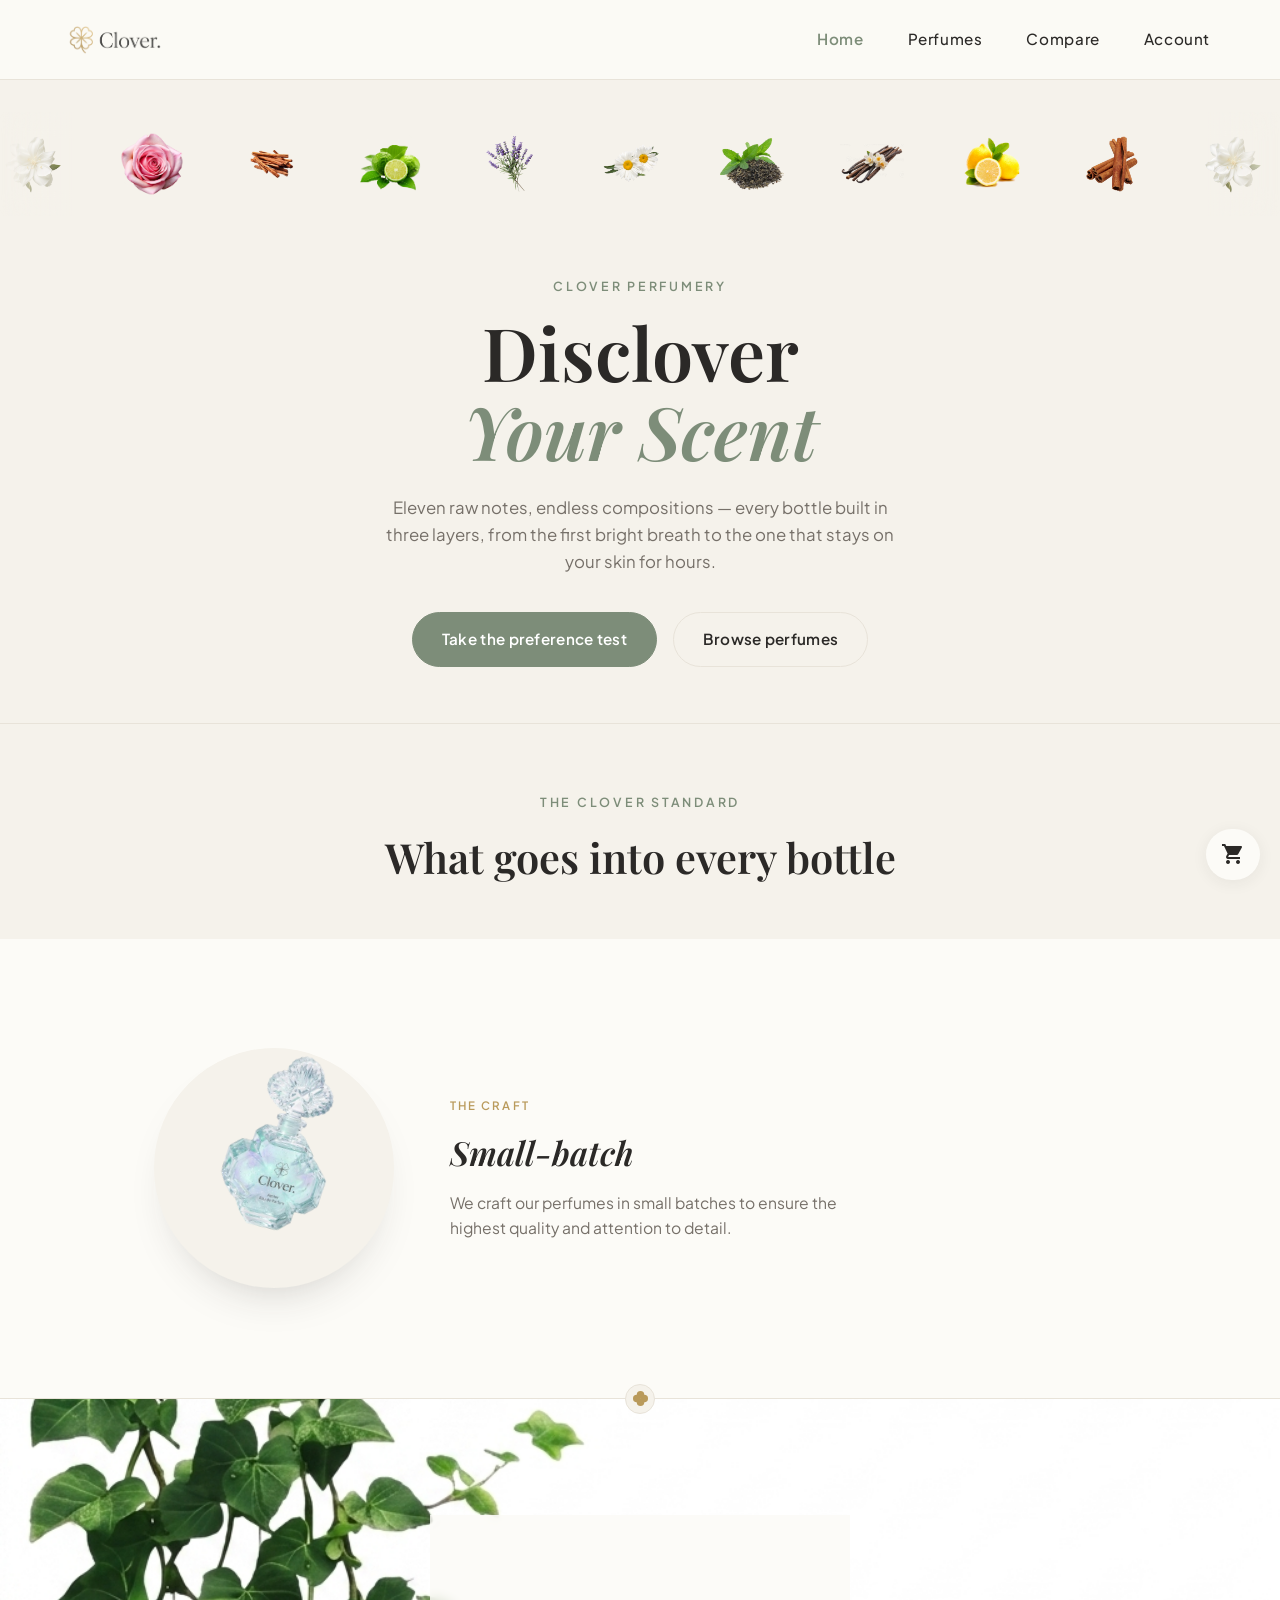
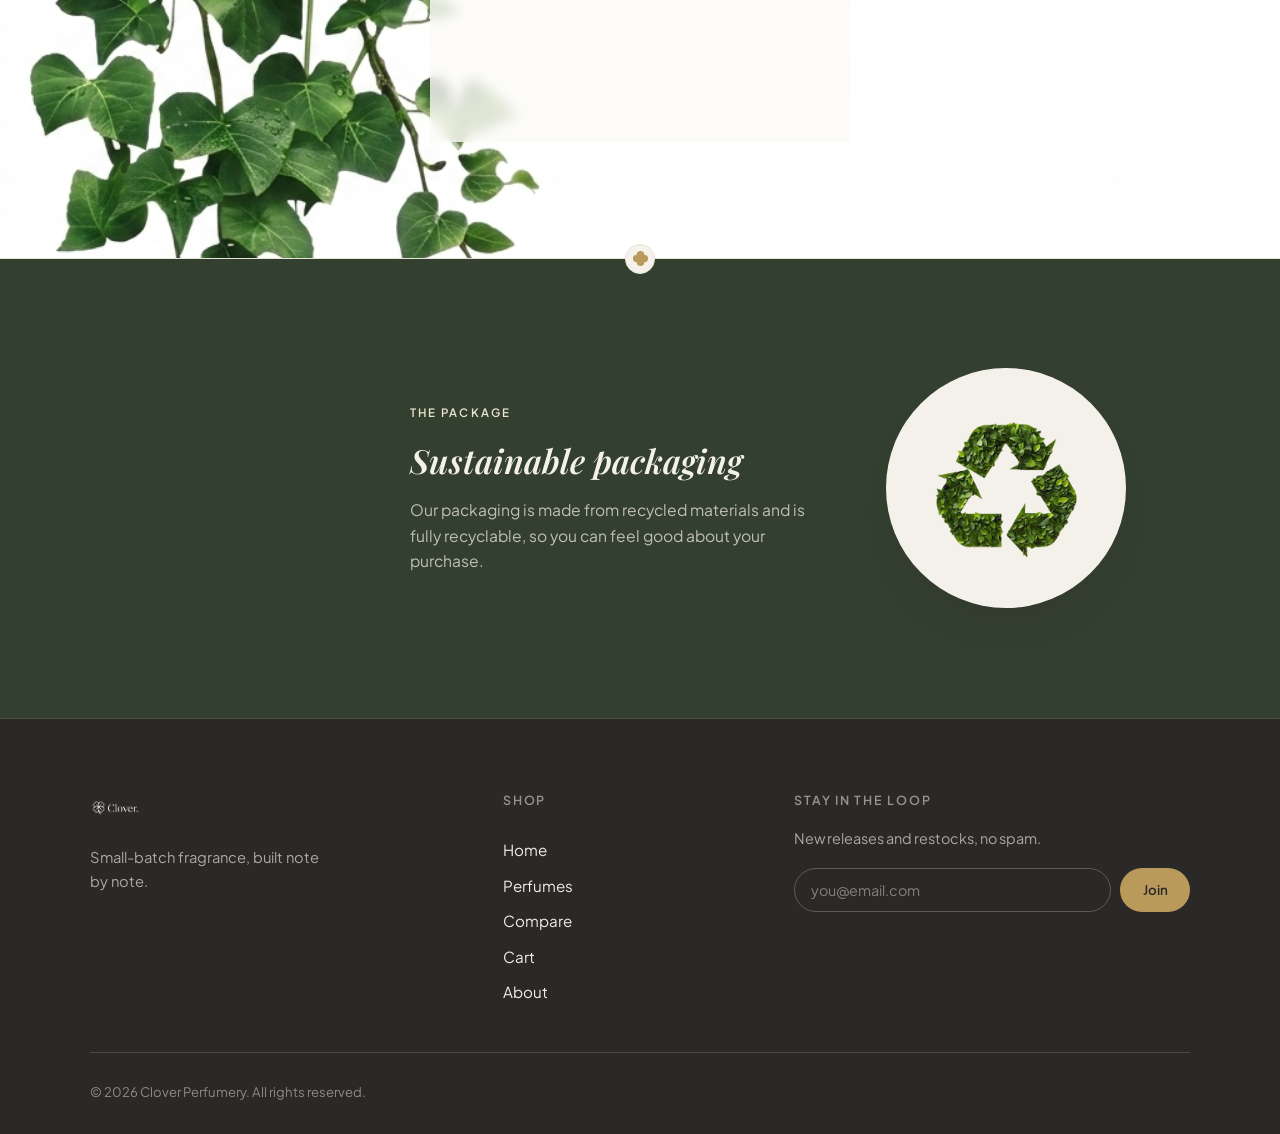
<file: index.html>
<!DOCTYPE html>
<html lang="en">
<head>
    <meta charset="UTF-8">
    <meta name="viewport" content="width=device-width, initial-scale=1.0">
    <link rel="stylesheet" href="style.css">
    <link rel="stylesheet" href="styleindex.css">
    <link href="https://fonts.googleapis.com/icon?family=Material+Icons" rel="stylesheet">
    <title>Clover — Disclover Your Scent</title>
</head>
<body>
    <header class="header">
        <div class="left">
            <a href="about.html" class="brand" aria-label="Home">
                <img src="img/clover.png" alt="Clover logo" class="logo">
            </a>
        </div>
        <button class="nav-toggle" id="navToggle" type="button" aria-label="Toggle navigation" aria-expanded="false" aria-controls="siteNav">
            <span class="nav-toggle-bar"></span>
            <span class="nav-toggle-bar"></span>
            <span class="nav-toggle-bar"></span>
        </button>
        <nav class="right" id="siteNav">
            <a href="index.html">Home</a>
            <a href="catalog.html">Perfumes</a>
            <a href="compare.html">Compare</a>
            <a href="account.html">Account</a>
        </nav>
    </header>

    <div class="floating-cart">
        <span id="cart-count" class="cart-badge">0</span>
        <a href="cart.html" class="cart-link"><i class="material-icons">shopping_cart</i></a>
    </div>

    <main>
        <!-- HERO -->
        <section class="hero">
            <div class="glass-marquee">
                <div class="marquee-track">
                    <div class="marquee-group">
                        <img src="img/jasmine.webp" alt="Jasmine">
                        <img src="img/rose.png" alt="Rose">
                        <img src="img/sdwood.png" alt="Sandalwood">
                        <img src="img/bergamot.png" alt="Bergamot">
                        <img src="img/lavender.webp" alt="Lavender">
                        <img src="img/cham.webp" alt="Chamomile">
                        <img src="img/tea.png" alt="Tea">
                        <img src="img/vanilla.webp" alt="Vanilla">
                        <img src="img/lemon.png" alt="Lemon">
                        <img src="img/cinnamon.png" alt="Cinnamon">
                    </div>
                    <div class="marquee-group" aria-hidden="true">
                        <img src="img/jasmine.webp" alt="">
                        <img src="img/rose.png" alt="">
                        <img src="img/sdwood.png" alt="">
                        <img src="img/bergamot.png" alt="">
                        <img src="img/lavender.webp" alt="">
                        <img src="img/cham.webp" alt="">
                        <img src="img/tea.png" alt="">
                        <img src="img/vanilla.webp" alt="">
                        <img src="img/lemon.png" alt="">
                        <img src="img/cinnamon.png" alt="">
                    </div>
                </div>
            </div>
        </section>

        <div class="hero-content">
            <span class="eyebrow">Clover Perfumery</span>
                <h1 class="hero-title">Disclover<br><em>Your Scent</em></h1>
                <p class="hero-sub">Eleven raw notes, endless compositions — every bottle built in three layers, from the first bright breath to the one that stays on your skin for hours.</p>
                <div class="home-hero-actions">
                    <a href="account.html" class="btn btn-primary">Take the preference test</a>
                    <a href="catalog.html" class="btn btn-ghost">Browse perfumes</a>
                </div>
        </div>

        
        <div class="info">
            <div class="info-intro">
                <span class="eyebrow">The Clover Standard</span>
                <h2 class="info-heading">What goes into every bottle</h2>
            </div>

            <div class="info-item1">
                <div class="info-row">
                    <div class="info-icon-plate">
                        <img src="img/aether.png" alt="Aether logo" class="info-aether">
                    </div>
                    <div class="info-text">
                        <span class="info-kicker">The Craft</span>
                        <h3>Small-batch</h3>
                        <p>We craft our perfumes in small batches to ensure the highest quality and attention to detail.</p>
                    </div>
                </div>
            </div>

            <div class="info-divider" aria-hidden="true"><span class="info-mark"></span></div>

            <div class="info-item2">
                <div class="info-row">
                    <div class="info-text">
                        <span class="info-kicker">The Sourcing</span>
                        <h3>Natural ingredients</h3>
                        <p>We use only the finest natural ingredients, sourced from around the world, to create our unique scents.</p>
                    </div>
                </div>
            </div>

            <div class="info-divider" aria-hidden="true"><span class="info-mark"></span></div>

            <div class="info-item3">
                <div class="info-row">
                    <div class="info-icon-plate">
                        <img src="img/recycle.png" alt="Recycle icon" class="info-recycle">
                    </div>
                    <div class="info-text">
                        <span class="info-kicker">The Package</span>
                        <h3>Sustainable packaging</h3>
                        <p>Our packaging is made from recycled materials and is fully recyclable, so you can feel good about your purchase.</p>
                    </div>
                </div>
            </div>
        </div>
    </main>

    <footer class="footer">
        <div class="footer-top">
            <div class="footer-brand">
                <img src="img/clover.png" alt="Clover logo" class="footer-logo">
                <p>Small-batch fragrance, built note by note.</p>
            </div>

            <nav class="footer-nav">
                <p class="footer-heading">Shop</p>
                <a href="index.html">Home</a>
                <a href="catalog.html">Perfumes</a>
                <a href="compare.html">Compare</a>
                <a href="cart.html">Cart</a>
                <a href="about.html">About</a>
            </nav>

            <form class="footer-signup" id="signupForm">
                <p class="footer-heading">Stay in the loop</p>
                <p class="footer-sub">New releases and restocks, no spam.</p>
                <div class="signup-row">
                    <label for="signupEmail" class="sr-only">Email address</label>
                    <input type="email" id="signupEmail" placeholder="you@email.com" required>
                    <button type="submit">Join</button>
                </div>
                <p class="signup-note" id="signupNote" aria-live="polite"></p>
            </form>
        </div>

        <div class="footer-bottom">
            <span>&copy; 2026 Clover Perfumery. All rights reserved.</span>
        </div>
    </footer>

    <script src="script.js"></script>
    <script src="store.js"></script>
    <script>
        (function () {
            if (!('IntersectionObserver' in window)) return;
            var items = document.querySelectorAll('.info-intro, .info-item1, .info-item2, .info-item3');
            items.forEach(function (el, i) {
                el.classList.add('reveal');
                el.style.transitionDelay = (i * 90) + 'ms';
            });
            var io = new IntersectionObserver(function (entries) {
                entries.forEach(function (entry) {
                    if (entry.isIntersecting) {
                        entry.target.classList.add('in-view');
                        io.unobserve(entry.target);
                    }
                });
            }, { threshold: 0.2 });
            items.forEach(function (el) { io.observe(el); });
        })();
    </script>
</body>
</html>
</file>
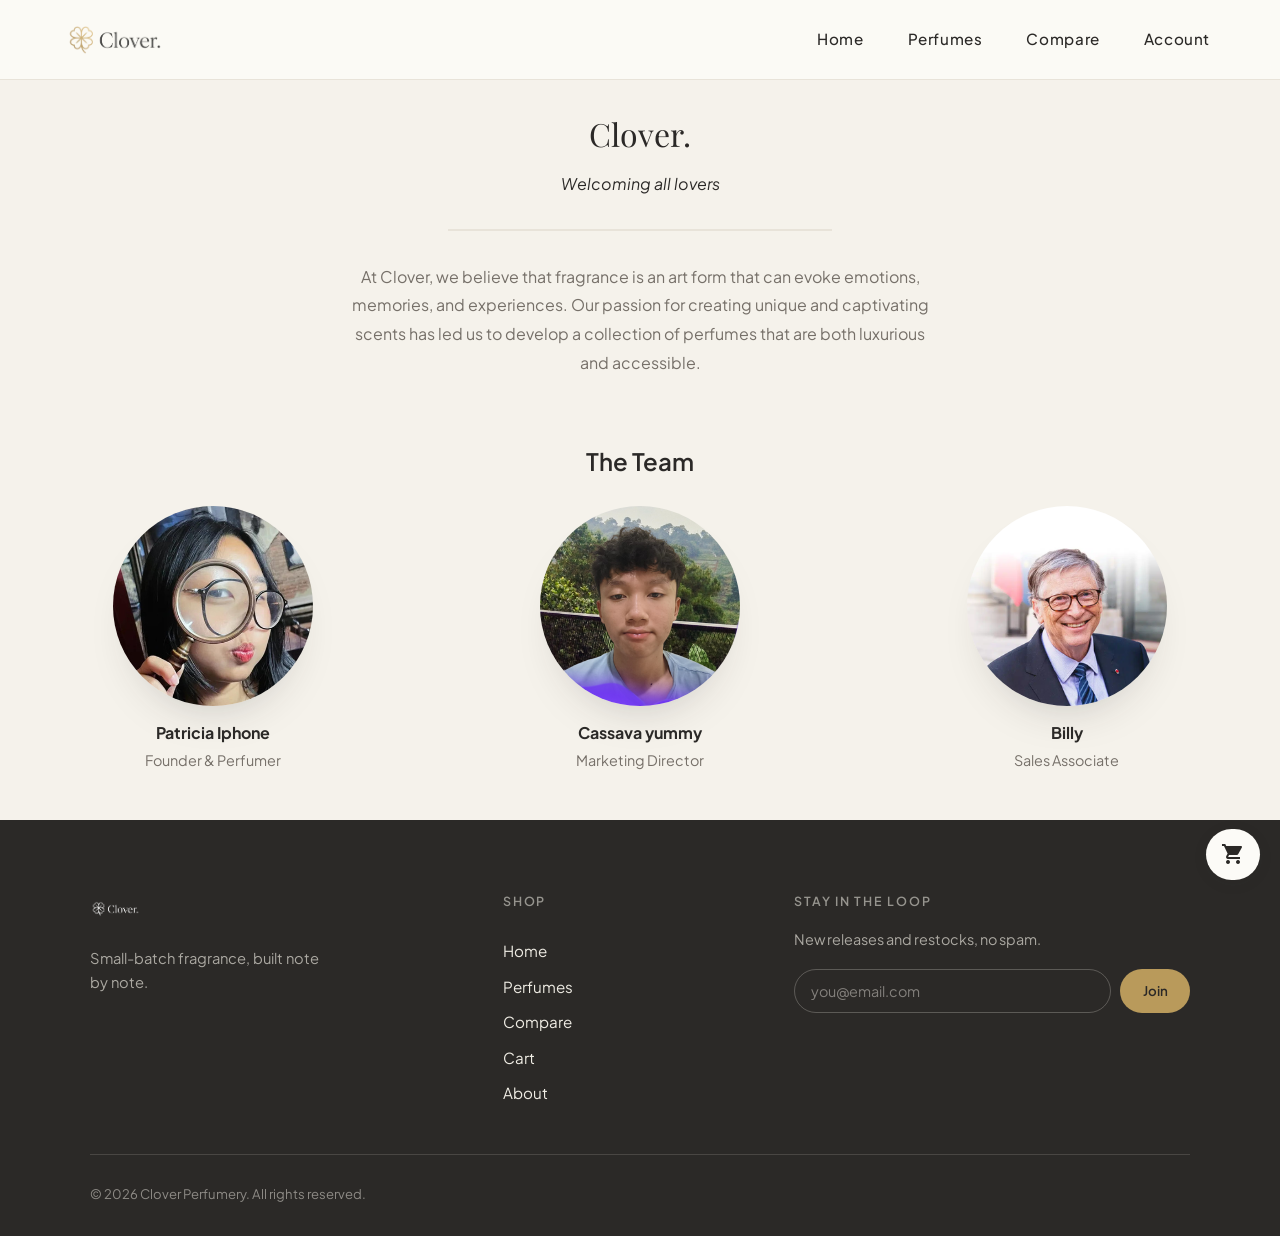
<file: about.html>
<!DOCTYPE html>
<html lang="en">
<head>
    <meta charset="UTF-8">
    <meta name="viewport" content="width=device-width, initial-scale=1.0">
    <link rel="stylesheet" href="style.css">
    <link rel="stylesheet" href="styleabout.css">
    <link href="https://fonts.googleapis.com/icon?family=Material+Icons" rel="stylesheet">
    <title>Clover — About Us</title>
</head>
<body>
    <header class="header">
        <div class="left">
            <a href="about.html" class="brand" aria-label="Home">
                <img src="img/clover.png" alt="Clover logo" class="logo">
            </a>
        </div>
        <button class="nav-toggle" id="navToggle" type="button" aria-label="Toggle navigation" aria-expanded="false" aria-controls="siteNav">
            <span class="nav-toggle-bar"></span>
            <span class="nav-toggle-bar"></span>
            <span class="nav-toggle-bar"></span>
        </button>
        <nav class="right" id="siteNav">
            <a href="index.html">Home</a>
            <a href="catalog.html">Perfumes</a>
            <a href="compare.html">Compare</a>
            <a href="account.html">Account</a>
        </nav>
    </header>

     <div class="floating-cart">
        <span id="cart-count" class="cart-badge">0</span>
        <a href="cart.html" class="cart-link"><i class="material-icons">shopping_cart</i></a>
    </div>
    
    <div class="about-section">
        <button class="about-head" onclick="alert('Hello, Clover lover')">Clover.</button>
        <p>Welcoming all lovers</p>
    </div>
    <div class="about-content">
        <p>At Clover, we believe that fragrance is an art form that can evoke emotions, memories, and experiences. Our passion for creating unique and captivating scents has led us to develop a collection of perfumes that are both luxurious and accessible.</p>
    </div>
    <h1 class="team-head"> The Team </h1><br>
    <div class="team">
        <div class="team-member">
        <img src="img/5.png" alt="Clover team" class="team-img">
        <h1 class="team-name">Patricia Iphone</h1>
        <p class="team-role">Founder & Perfumer</p>
        </div>
        <div class="team-member">
        <img src="img/6.png" alt="Clover team" class="team-img">
        <h1 class="team-name">Cassava yummy</h1>
        <p class="team-role">Marketing Director</p>
        </div>
        <div class="team-member">
        <img src="img/7.png" alt="Clover team" class="team-img">
        <h1 class="team-name">Billy</h1>
        <p class="team-role">Sales Associate</p>
        </div>
    </div>

    <footer class="footer">
        <div class="footer-top">
            <div class="footer-brand">
                <img src="img/clover.png" alt="Clover logo" class="footer-logo">
                <p>Small-batch fragrance, built note by note.</p>
            </div>

            <nav class="footer-nav">
                <p class="footer-heading">Shop</p>
                <a href="index.html">Home</a>
                <a href="catalog.html">Perfumes</a>
                <a href="compare.html">Compare</a>
                <a href="cart.html">Cart</a>
                <a href="about.html">About</a>
            </nav>

            <form class="footer-signup" id="signupForm">
                <p class="footer-heading">Stay in the loop</p>
                <p class="footer-sub">New releases and restocks, no spam.</p>
                <div class="signup-row">
                    <label for="signupEmail" class="sr-only">Email address</label>
                    <input type="email" id="signupEmail" placeholder="you@email.com" required>
                    <button type="submit">Join</button>
                </div>
                <p class="signup-note" id="signupNote" aria-live="polite"></p>
            </form>
        </div>

        <div class="footer-bottom">
            <span>&copy; 2026 Clover Perfumery. All rights reserved.</span>
        </div>
    </footer>

    <script src="products.js"></script>
    <script src="store.js"></script>
    <script src="script.js"></script>
</body>
</html>
</file>
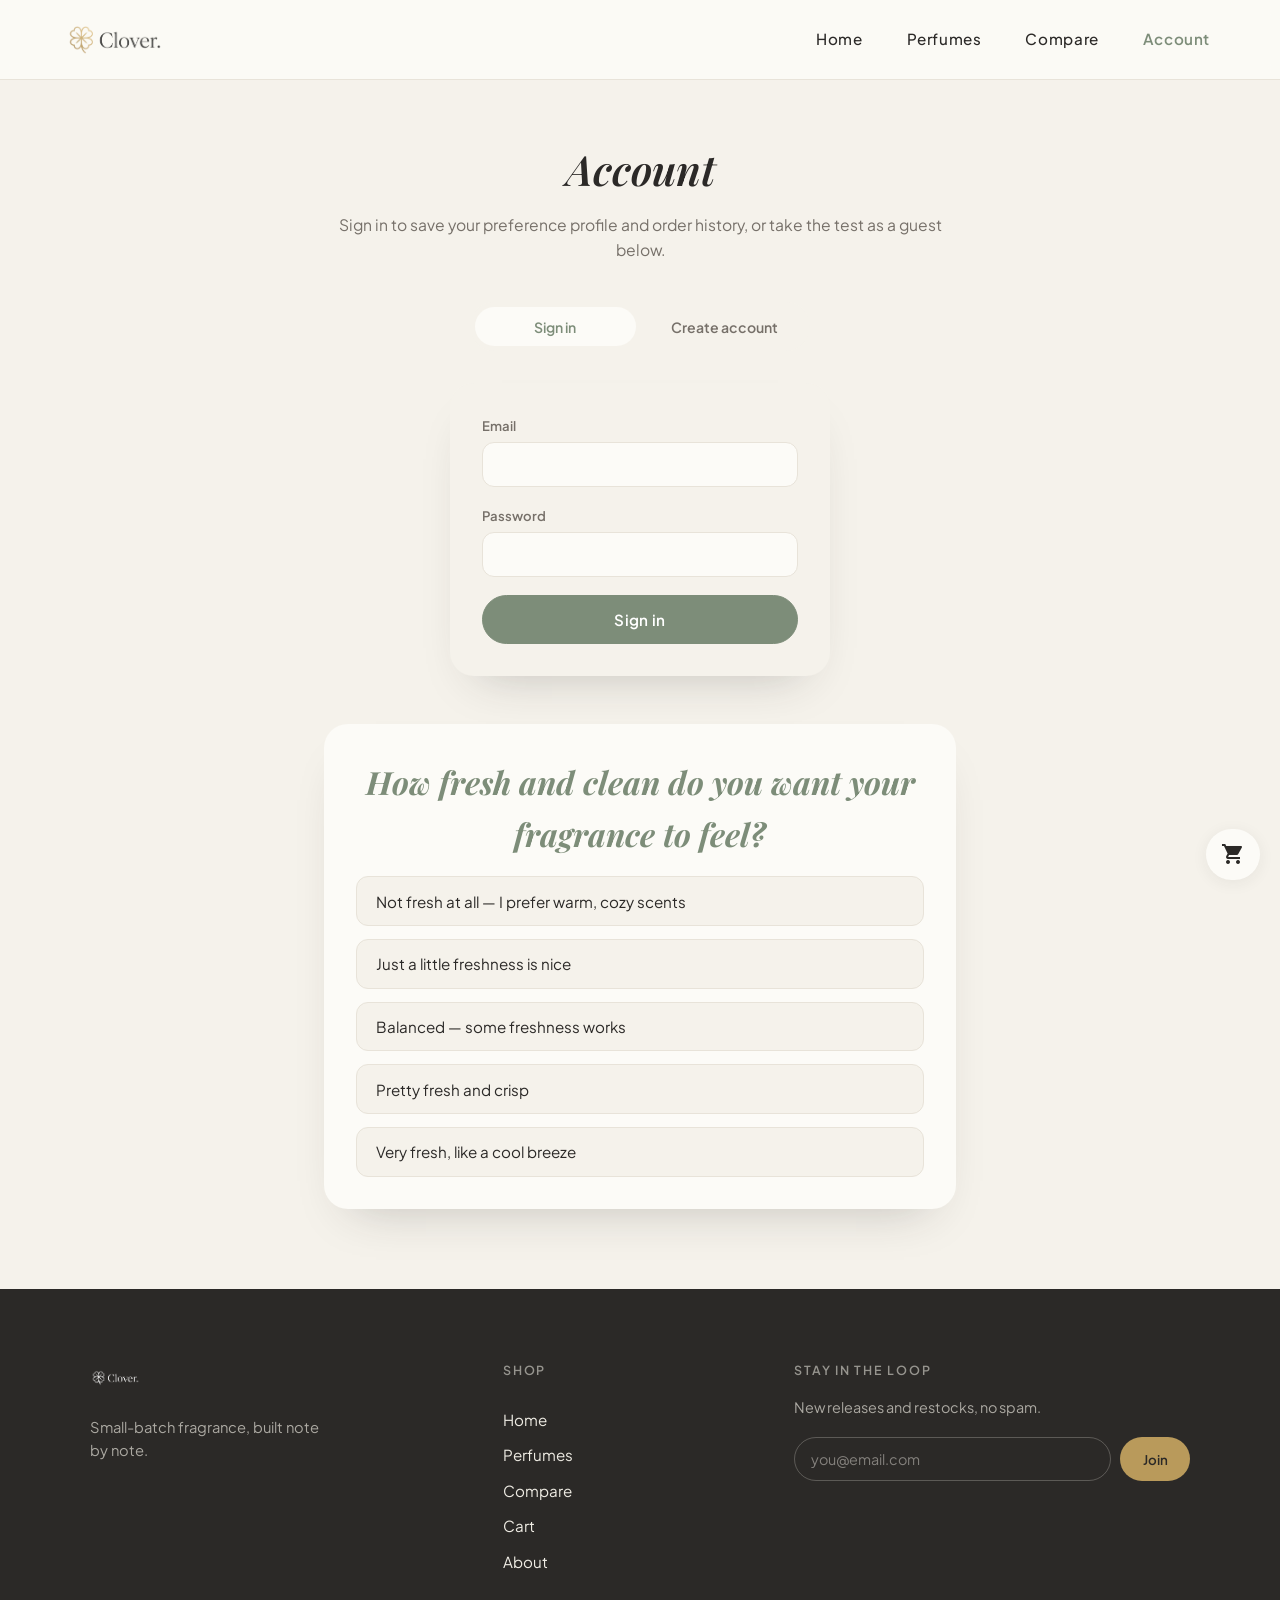
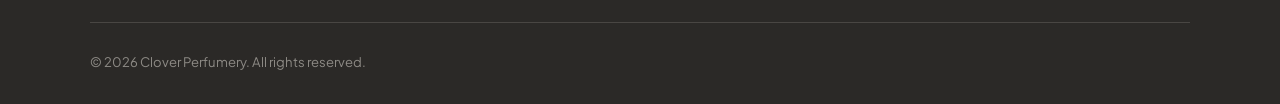
<file: account.html>
<!DOCTYPE html>
<html lang="en">
<head>
    <meta charset="UTF-8">
    <meta name="viewport" content="width=device-width, initial-scale=1.0">
    <link rel="stylesheet" href="style.css">
    <link rel="stylesheet" href="styleaccount.css">
    <link href="https://fonts.googleapis.com/icon?family=Material+Icons" rel="stylesheet">
    <title>Clover — Account</title>
</head>
<body>
    <header class="header">
        <div class="left">
            <a href="about.html" class="brand" aria-label="Home">
                <img src="img/clover.png" alt="Clover logo" class="logo">
            </a>
        </div>
        <button class="nav-toggle" id="navToggle" type="button" aria-label="Toggle navigation" aria-expanded="false" aria-controls="siteNav">
            <span class="nav-toggle-bar"></span>
            <span class="nav-toggle-bar"></span>
            <span class="nav-toggle-bar"></span>
        </button>
        <nav class="right" id="siteNav">
            <a href="index.html">Home</a>
            <a href="catalog.html">Perfumes</a>
            <a href="compare.html">Compare</a>
            <a href="account.html">Account</a>
        </nav>
    </header>

     <div class="floating-cart">
        <span id="cart-count" class="cart-badge">0</span>
        <a href="cart.html" class="cart-link"><i class="material-icons">shopping_cart</i></a>
    </div>

     <main class="page">
        <div class="page-head">
            <h1>Account</h1>
            <p>Sign in to save your preference profile and order history, or take the test as a guest below.</p>
        </div>

        <!-- Signed-out view -->
        <section id="loggedOutView">
            <div class="auth-tabs">
                <button class="auth-tab active" data-tab="signin">Sign in</button>
                <button class="auth-tab" data-tab="signup">Create account</button>
            </div>

            <form id="signinForm" class="auth-form active">
                <div class="auth-error" id="signinError"></div>
                <div class="field">
                    <label for="siEmail">Email</label>
                    <input id="siEmail" type="email" required>
                </div>
                <div class="field">
                    <label for="siPassword">Password</label>
                    <input id="siPassword" type="password" required>
                </div>
                <button type="submit" class="btn btn-primary btn-block">Sign in</button>
            </form>

            <form id="signupForm2" class="auth-form">
                <div class="auth-error" id="signupError"></div>
                <div class="field">
                    <label for="suName">Name</label>
                    <input id="suName" type="text" required>
                </div>
                <div class="field">
                    <label for="suEmail">Email</label>
                    <input id="suEmail" type="email" required>
                </div>
                <div class="field">
                    <label for="suPassword">Password</label>
                    <input id="suPassword" type="password" required>
                </div>
                <button type="submit" class="btn btn-primary btn-block">Create account</button>
            </form>
        </section>

        <!-- Signed-in view -->
        <section id="loggedInView" style="display:none;">
            <div class="account-shell">
                <aside class="account-side">
                    <p id="acctName" style="font-weight:600;"></p>
                    <p class="muted" id="acctEmail"></p>
                    <button class="btn btn-ghost btn-small" id="logoutBtn" style="margin-top:1rem;">Log out</button>
                </aside>
            </div>
        </section>

        <!-- Preference quiz (available signed-in or as a guest) -->
        <div class="quiz-container">
            <h2 id="question-text"></h2>
            <div id="answer-buttons"></div>
        </div>
    </main>

    <footer class="footer">
        <div class="footer-top">
            <div class="footer-brand">
                <img src="img/clover.png" alt="Clover logo" class="footer-logo">
                <p>Small-batch fragrance, built note by note.</p>
            </div>

            <nav class="footer-nav">
                <p class="footer-heading">Shop</p>
                <a href="index.html">Home</a>
                <a href="catalog.html">Perfumes</a>
                <a href="compare.html">Compare</a>
                <a href="cart.html">Cart</a>
                <a href="about.html">About</a>
            </nav>

            <form class="footer-signup" id="signupForm">
                <p class="footer-heading">Stay in the loop</p>
                <p class="footer-sub">New releases and restocks, no spam.</p>
                <div class="signup-row">
                    <label for="signupEmail" class="sr-only">Email address</label>
                    <input type="email" id="signupEmail" placeholder="you@email.com" required>
                    <button type="submit">Join</button>
                </div>
                <p class="signup-note" id="signupNote" aria-live="polite"></p>
            </form>
        </div>

        <div class="footer-bottom">
            <span>&copy; 2026 Clover Perfumery. All rights reserved.</span>
        </div>
    </footer>

    <script src="products.js"></script>
    <script src="script.js"></script>
    <script src="store.js"></script>
    <script src="account.js"></script>
</body>
</html>
</file>
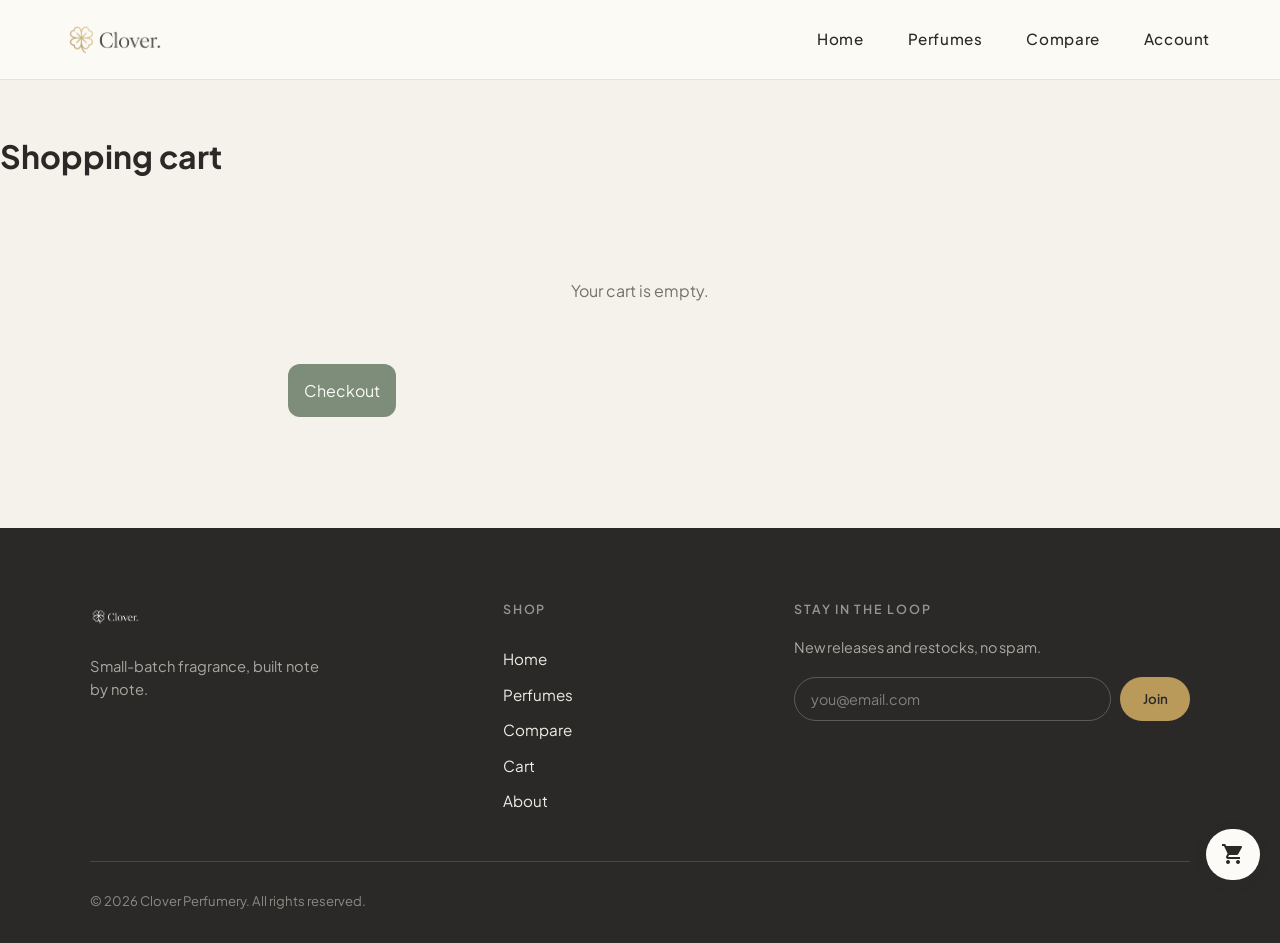
<file: cart.html>
<!DOCTYPE html>
<html lang="en">
<head>
    <meta charset="UTF-8">
    <meta name="viewport" content="width=device-width, initial-scale=1.0">
    <link rel="stylesheet" href="style.css">
    <link rel="stylesheet" href="stylecart.css">
    <link href="https://fonts.googleapis.com/icon?family=Material+Icons" rel="stylesheet">
    <title>Clover - Cart</title>
</head>
<body>
     <header class="header">
        <div class="left">
            <a href="about.html" class="brand" aria-label="Home">
                <img src="img/clover.png" alt="Clover logo" class="logo">
            </a>
        </div>
        <button class="nav-toggle" id="navToggle" type="button" aria-label="Toggle navigation" aria-expanded="false" aria-controls="siteNav">
            <span class="nav-toggle-bar"></span>
            <span class="nav-toggle-bar"></span>
            <span class="nav-toggle-bar"></span>
        </button>
        <nav class="right" id="siteNav">
            <a href="index.html">Home</a>
            <a href="catalog.html">Perfumes</a>
            <a href="compare.html">Compare</a>
            <a href="account.html">Account</a>
        </nav>
    </header>

    <div class="floating-cart">
        <span id="cart-count" class="cart-badge">0</span>
        <a href="cart.html" class="cart-link"><i class="material-icons">shopping_cart</i></a>
    </div>
<br><br>
<h1 class="cart-title">Shopping cart</h1>

<div class=" cart-container">
    <div class="cart-items" id="cart-items"></div>
    <div class="cart-total" id="cart-total"></div><br>
    <a href="checkout.html" class="checkout-button">Checkout</a>
</div>

<br><br><br>
    <footer class="footer">
        <div class="footer-top">
            <div class="footer-brand">
                <img src="img/clover.png" alt="Clover logo" class="footer-logo">
                <p>Small-batch fragrance, built note by note.</p>
            </div>

            <nav class="footer-nav">
                <p class="footer-heading">Shop</p>
                <a href="index.html">Home</a>
                <a href="catalog.html">Perfumes</a>
                <a href="compare.html">Compare</a>
                <a href="cart.html">Cart</a>
                <a href="about.html">About</a>
            </nav>

            <form class="footer-signup" id="signupForm">
                <p class="footer-heading">Stay in the loop</p>
                <p class="footer-sub">New releases and restocks, no spam.</p>
                <div class="signup-row">
                    <label for="signupEmail" class="sr-only">Email address</label>
                    <input type="email" id="signupEmail" placeholder="you@email.com" required>
                    <button type="submit">Join</button>
                </div>
                <p class="signup-note" id="signupNote" aria-live="polite"></p>
            </form>
        </div>

        <div class="footer-bottom">
            <span>&copy; 2026 Clover Perfumery. All rights reserved.</span>
        </div>
    </footer>

    <script src="products.js"></script>
    <script src="store.js"></script>
    <script src="cart.js"></script>
</body>
</html>
</file>
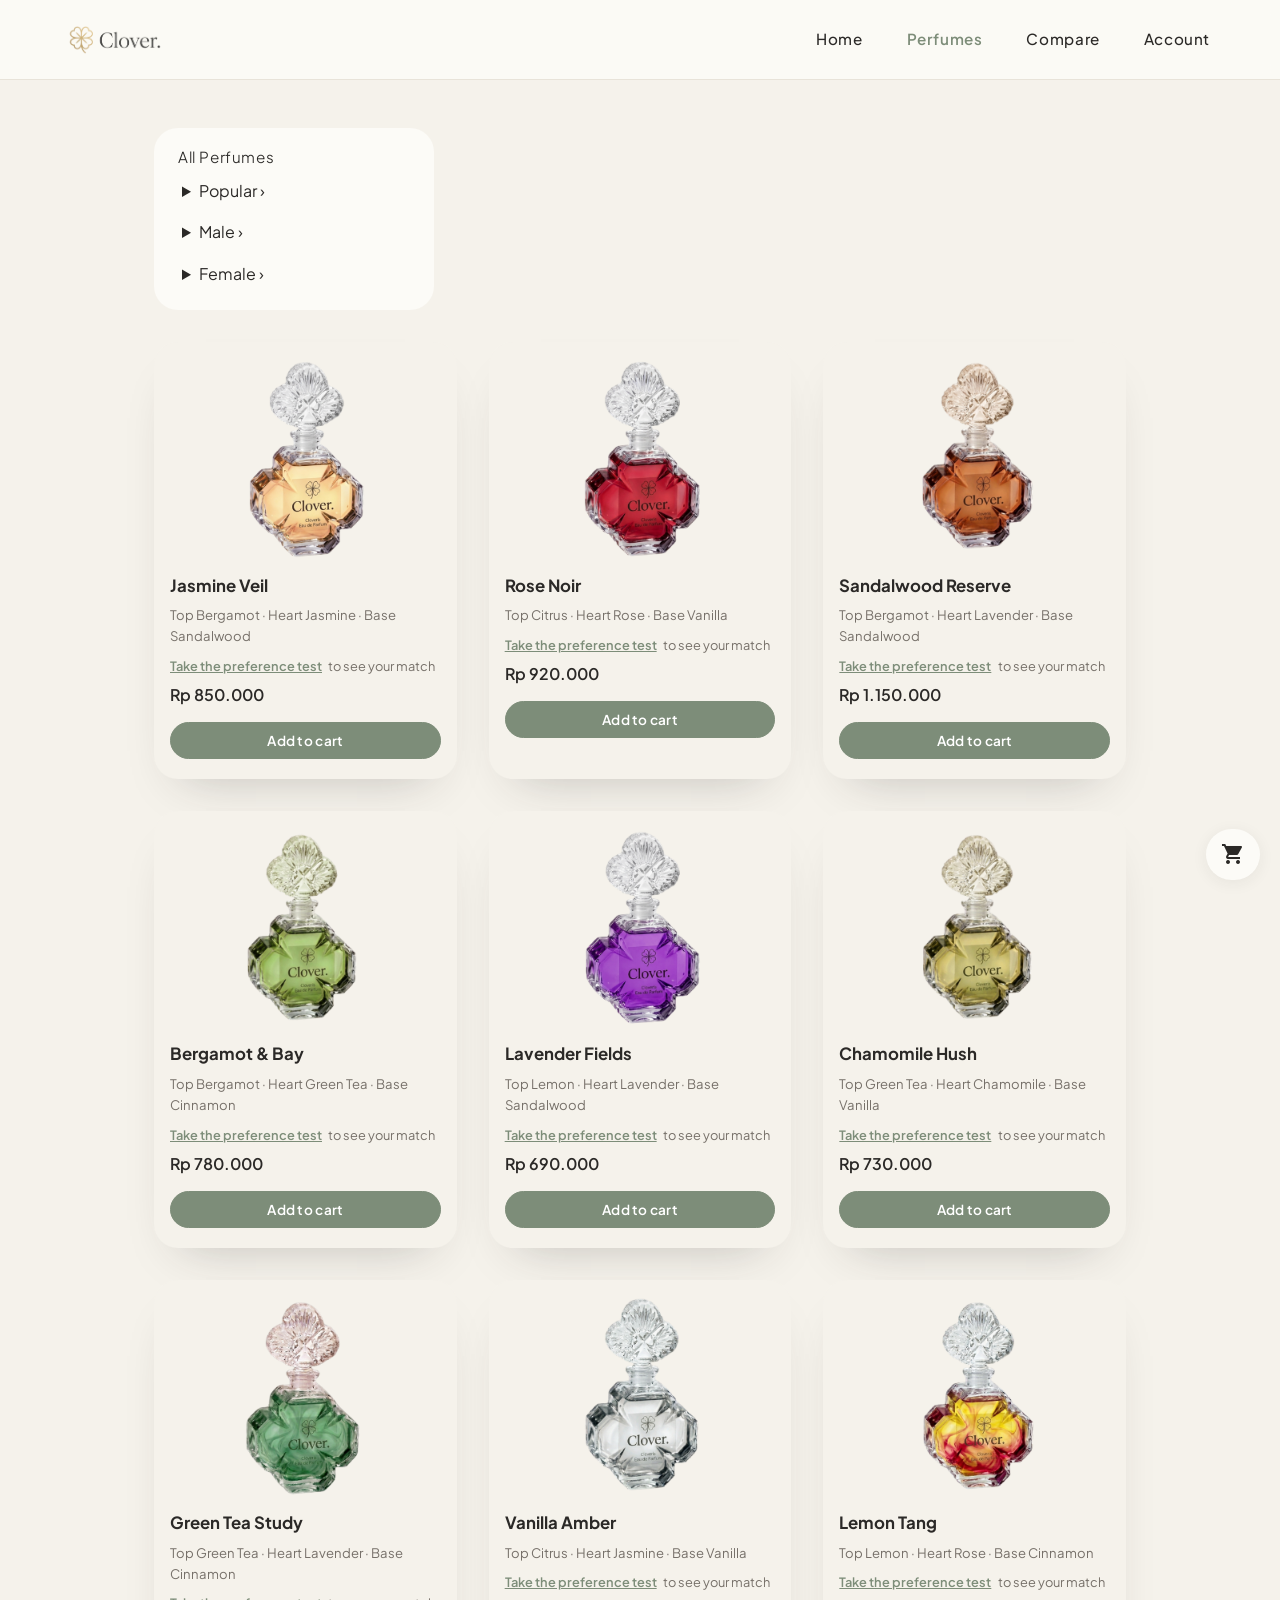
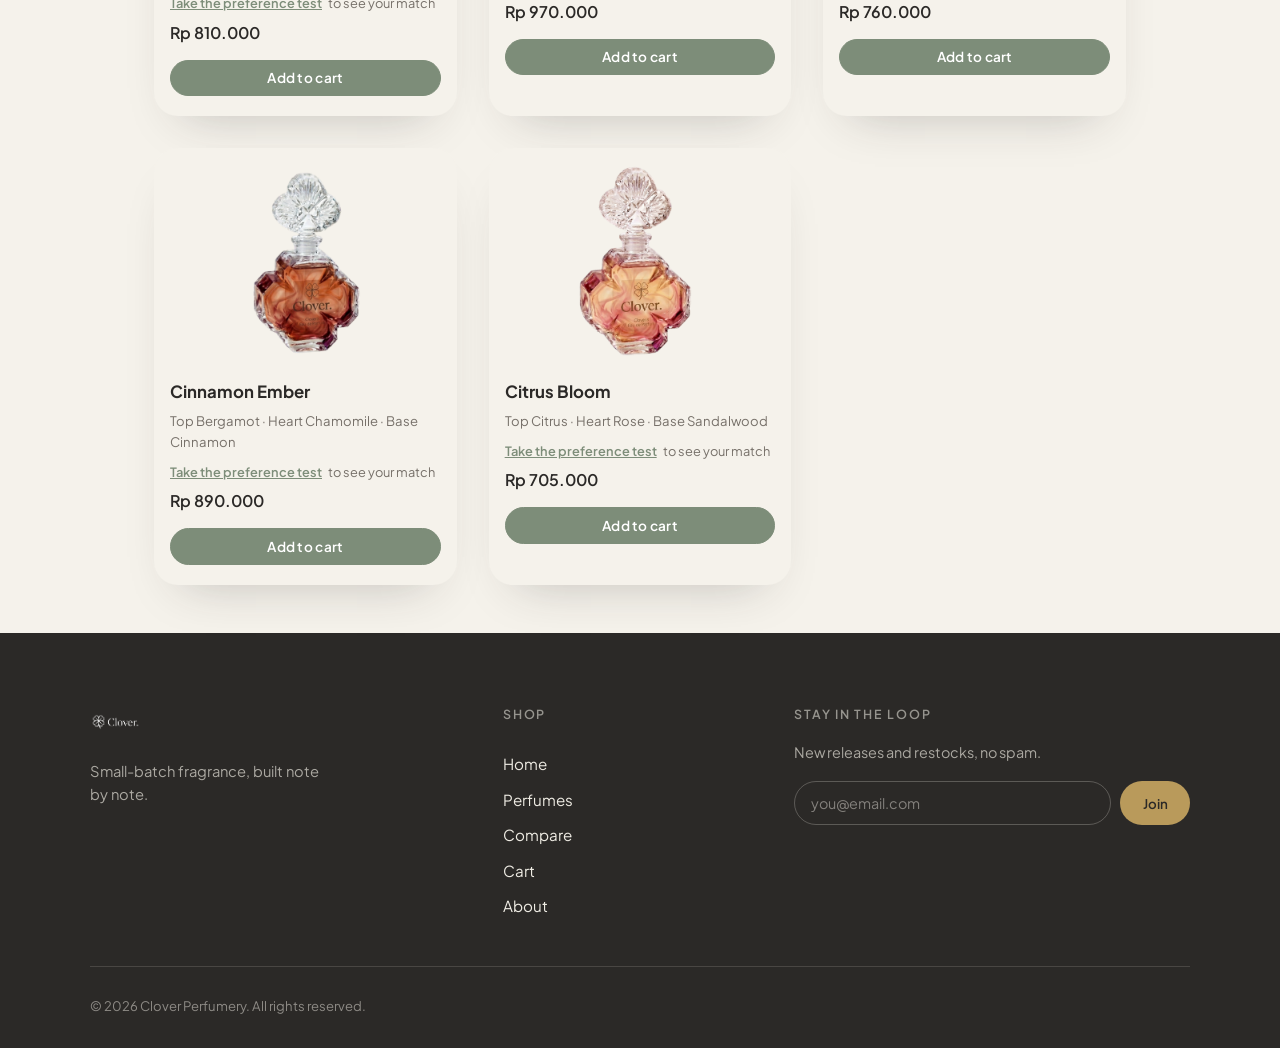
<file: catalog.html>
<!DOCTYPE html>
<html lang="en">
<head>
    <meta charset="UTF-8">
    <meta name="viewport" content="width=device-width, initial-scale=1.0">
    <link rel="stylesheet" href="style.css">
    <link rel="stylesheet" href="stylecatalog.css">
    <link href="https://fonts.googleapis.com/icon?family=Material+Icons" rel="stylesheet">
    <title>Clover - Our Perfumes</title>
</head>
<body>
     <header class="header">
        <div class="left">
            <a href="about.html" class="brand" aria-label="Home">
                <img src="img/clover.png" alt="Clover logo" class="logo">
            </a>
        </div>
        <button class="nav-toggle" id="navToggle" type="button" aria-label="Toggle navigation" aria-expanded="false" aria-controls="siteNav">
            <span class="nav-toggle-bar"></span>
            <span class="nav-toggle-bar"></span>
            <span class="nav-toggle-bar"></span>
        </button>
        <nav class="right" id="siteNav">
            <a href="index.html">Home</a>
            <a href="catalog.html">Perfumes</a>
            <a href="compare.html">Compare</a>
            <a href="account.html">Account</a>
        </nav>
    </header>

    <div class="floating-cart">
        <span id="cart-count" class="cart-badge">0</span>
        <a href="cart.html" class="cart-link"><i class="material-icons">shopping_cart</i></a>
    </div>

    <div class="catalog-layout">
        <aside class="catalog-sidenav" aria-label="Catalog filters">
            <nav class="side-nav-list">
                <a href="#" class="side-nav-link is-active" data-filter="all">All Perfumes</a>

                <details class="side-nav-group">
                    <summary class="side-nav-toggle" data-filter="popular">
                        Popular
                        <span class="side-nav-chevron" aria-hidden="true">›</span>
                    </summary>
                    <div class="side-nav-sub">
                        <a href="#" class="side-nav-link" data-filter="popular-floral">Floral</a>
                        <a href="#" class="side-nav-link" data-filter="popular-woody">Woody</a>
                        <a href="#" class="side-nav-link" data-filter="popular-fresh">Fresh</a>
                        <a href="#" class="side-nav-link" data-filter="popular-gourmand">Gourmand</a>
                        <a href="#" class="side-nav-link" data-filter="popular-spicy">Spicy</a>
                    </div>
                </details>

                <details class="side-nav-group">
                    <summary class="side-nav-toggle" data-filter="male">
                        Male
                        <span class="side-nav-chevron" aria-hidden="true">›</span>
                    </summary>
                    <div class="side-nav-sub">
                        <a href="#" class="side-nav-link" data-filter="male-woody">Woody</a>
                        <a href="#" class="side-nav-link" data-filter="male-fresh">Fresh</a>
                        <a href="#" class="side-nav-link" data-filter="male-spicy">Spicy</a>
                    </div>
                </details>

                <details class="side-nav-group">
                    <summary class="side-nav-toggle" data-filter="female">
                        Female
                        <span class="side-nav-chevron" aria-hidden="true">›</span>
                    </summary>
                    <div class="side-nav-sub">
                        <a href="#" class="side-nav-link" data-filter="female-floral">Floral</a>
                        <a href="#" class="side-nav-link" data-filter="female-gourmand">Gourmand</a>
                        <a href="#" class="side-nav-link" data-filter="female-fruity">Fruity</a>
                    </div>
                </details>
            </nav>
        </aside>

        <section class="catalog-products" aria-label="Perfume catalog">
            <div class="product-grid" id="productGrid">

                <article class="product-card" data-tags="female floral popular female-floral popular-floral" data-id="jasmine-veil">
                    <div class="product-image"><img src="img/Jasmine veil.png" alt="Jasmine Veil"></div>
                    <h3 class="product-name">Jasmine Veil</h3>
                    <p class="product-notes">Top Bergamot · Heart Jasmine · Base Sandalwood</p>
                    <p class="product-match" data-match-for="jasmine-veil"></p>
                    <p class="product-price">Rp 850.000</p>
                <button class="btn btn-primary btn-small add-to-cart-btn" data-add-id="jasmine-veil" data-name="jasmine Veil" data-price="850000">Add to cart</button>
                </article>

                <article class="product-card" data-tags="female floral new female-floral new-floral" data-id="rose-noir">
                    <div class="product-image"><img src="img/Rose noir.png" alt="Rose Noir"></div>
                    <h3 class="product-name">Rose Noir</h3>
                    <p class="product-notes">Top Citrus · Heart Rose · Base Vanilla</p>
                    <p class="product-match" data-match-for="rose-noir"></p>
                    <p class="product-price">Rp 920.000</p>
                <button class="btn btn-primary btn-small add-to-cart-btn" data-add-id="rose-noir"  data-name="Rose Noir" data-price="920000">Add to cart</button>
                </article>

                <article class="product-card" data-tags="male woody popular male-woody popular-woody" data-id="sandalwood-reserve">
                    <div class="product-image"><img src="img/sandalwood reserve.png" alt="Sandalwood Reserve"></div>
                    <h3 class="product-name">Sandalwood Reserve</h3>
                    <p class="product-notes">Top Bergamot · Heart Lavender · Base Sandalwood</p>
                    <p class="product-match" data-match-for="sandalwood-reserve"></p>
                    <p class="product-price">Rp 1.150.000</p>
                <button class="btn btn-primary btn-small add-to-cart-btn" data-add-id="sandalwood-reserve"  data-name="Sandalwood Reserve" data-price="1150000">Add to cart</button>
                </article>

                <article class="product-card" data-tags="male fresh new male-fresh new-fresh" data-id="bergamot-bay">
                    <div class="product-image"><img src="img/bergamot bay.png" alt="Bergamot & Bay"></div>
                    <h3 class="product-name">Bergamot &amp; Bay</h3>
                    <p class="product-notes">Top Bergamot · Heart Green Tea · Base Cinnamon</p>
                    <p class="product-match" data-match-for="bergamot-bay"></p>
                    <p class="product-price">Rp 780.000</p>
                <button class="btn btn-primary btn-small add-to-cart-btn" data-add-id="bergamot-bay" data-name="Bergamot Bay" data-price="780000">Add to cart</button>
                </article>

                <article class="product-card" data-tags="female floral popular female-floral popular-floral" data-id="lavender-fields">
                    <div class="product-image"><img src="img/Lavender fields.png" alt="Lavender Fields"></div>
                    <h3 class="product-name">Lavender Fields</h3>
                    <p class="product-notes">Top Lemon · Heart Lavender · Base Sandalwood</p>
                    <p class="product-match" data-match-for="lavender-fields"></p>
                    <p class="product-price">Rp 690.000</p>
                <button class="btn btn-primary btn-small add-to-cart-btn" data-add-id="lavender-fields"  data-name="Lavender Fields" data-price="690000">Add to cart</button>
                </article>

                <article class="product-card" data-tags="female gourmand new female-gourmand new-gourmand" data-id="chamomile-hush">
                    <div class="product-image"><img src="img/chamomile hush.png" alt="Chamomile Hush"></div>
                    <h3 class="product-name">Chamomile Hush</h3>
                    <p class="product-notes">Top Green Tea · Heart Chamomile · Base Vanilla</p>
                    <p class="product-match" data-match-for="chamomile-hush"></p>
                    <p class="product-price">Rp 730.000</p>
                <button class="btn btn-primary btn-small add-to-cart-btn" data-add-id="chamomile-hush" data-name="Chamomile Hush" data-price="730000">Add to cart</button>
                </article>

                <article class="product-card" data-tags="male fresh popular male-fresh popular-fresh" data-id="green-tea-study">
                    <div class="product-image"><img src="img/Green tea study.png" alt="Green Tea Study"></div>
                    <h3 class="product-name">Green Tea Study</h3>
                    <p class="product-notes">Top Green Tea · Heart Lavender · Base Cinnamon</p>
                    <p class="product-match" data-match-for="green-tea-study"></p>
                    <p class="product-price">Rp 810.000</p>
                <button class="btn btn-primary btn-small add-to-cart-btn" data-add-id="green-tea-study" data-name="Green Tea Study" data-price="810000">Add to cart</button>
                </article>

                <article class="product-card" data-tags="female gourmand popular female-gourmand popular-gourmand" data-id="vanilla-amber">
                    <div class="product-image"><img src="img/Vanilla p.png" alt="Vanilla Amber"></div>
                    <h3 class="product-name">Vanilla Amber</h3>
                    <p class="product-notes">Top Citrus · Heart Jasmine · Base Vanilla</p>
                    <p class="product-match" data-match-for="vanilla-amber"></p>
                    <p class="product-price">Rp 970.000</p>
                <button class="btn btn-primary btn-small add-to-cart-btn" data-add-id="vanilla-amber" data-name="Vanilla Amber" data-price="970000">Add to cart</button>
                </article>

                <article class="product-card" data-tags="male spicy new male-spicy new-spicy" data-id="lemon-spice">
                    <div class="product-image"><img src="img/Lemon spice.png" alt="Lemon Spice"></div>
                    <h3 class="product-name">Lemon Tang</h3>
                    <p class="product-notes">Top Lemon · Heart Rose · Base Cinnamon</p>
                    <p class="product-match" data-match-for="lemon-spice"></p>
                    <p class="product-price">Rp 760.000</p>
                <button class="btn btn-primary btn-small add-to-cart-btn" data-add-id="lemon-spice" data-name="Lemon Spice" data-price="760000">Add to cart</button>
                </article>

                <article class="product-card" data-tags="male spicy popular male-spicy popular-spicy" data-id="cinnamon-ember">
                    <div class="product-image"><img src="img/Cinnamon ember.png" alt="Cinnamon Ember"></div>
                    <h3 class="product-name">Cinnamon Ember</h3>
                    <p class="product-notes">Top Bergamot · Heart Chamomile · Base Cinnamon</p>
                    <p class="product-match" data-match-for="cinnamon-ember"></p>
                    <p class="product-price">Rp 890.000</p>
                <button class="btn btn-primary btn-small add-to-cart-btn" data-add-id="cinnamon-ember" data-name="Cinnamon Ember" data-price="890000">Add to cart</button>
                </article>

                <article class="product-card" data-tags="female fruity new female-fruity new-fruity" data-id="citrus-bloom">
                    <div class="product-image"><img src="img/Citrus bloom.png" alt="Citrus Bloom"></div>
                    <h3 class="product-name">Citrus Bloom</h3>
                    <p class="product-notes">Top Citrus · Heart Rose · Base Sandalwood</p>
                    <p class="product-match" data-match-for="citrus-bloom"></p>
                    <p class="product-price">Rp 705.000</p>
                <button class="btn btn-primary btn-small add-to-cart-btn" data-add-id="citrus-bloom" data-name="Citrus Bloom" data-price="705000">Add to cart</button>
                </article>

            </div>

            <p class="catalog-empty" id="catalogEmpty" hidden>No perfumes in this category yet — check back soon.</p>
        </section>
    </div>

    <footer class="footer">
        <div class="footer-top">
            <div class="footer-brand">
                <img src="img/clover.png" alt="Clover logo" class="footer-logo">
                <p>Small-batch fragrance, built note by note.</p>
            </div>

            <nav class="footer-nav">
                <p class="footer-heading">Shop</p>
                <a href="index.html">Home</a>
                <a href="catalog.html">Perfumes</a>
                <a href="compare.html">Compare</a>
                <a href="cart.html">Cart</a>
                <a href="about.html">About</a>
            </nav>

            <form class="footer-signup" id="signupForm">
                <p class="footer-heading">Stay in the loop</p>
                <p class="footer-sub">New releases and restocks, no spam.</p>
                <div class="signup-row">
                    <label for="signupEmail" class="sr-only">Email address</label>
                    <input type="email" id="signupEmail" placeholder="you@email.com" required>
                    <button type="submit">Join</button>
                </div>
                <p class="signup-note" id="signupNote" aria-live="polite"></p>
            </form>
        </div>

        <div class="footer-bottom">
            <span>&copy; 2026 Clover Perfumery. All rights reserved.</span>
        </div>
    </footer>

    <script src="products.js"></script>
    <script src="store.js"></script>
    <script src="script.js"></script>
    <script src="catalog.js"></script>
</body>
</html>
</file>
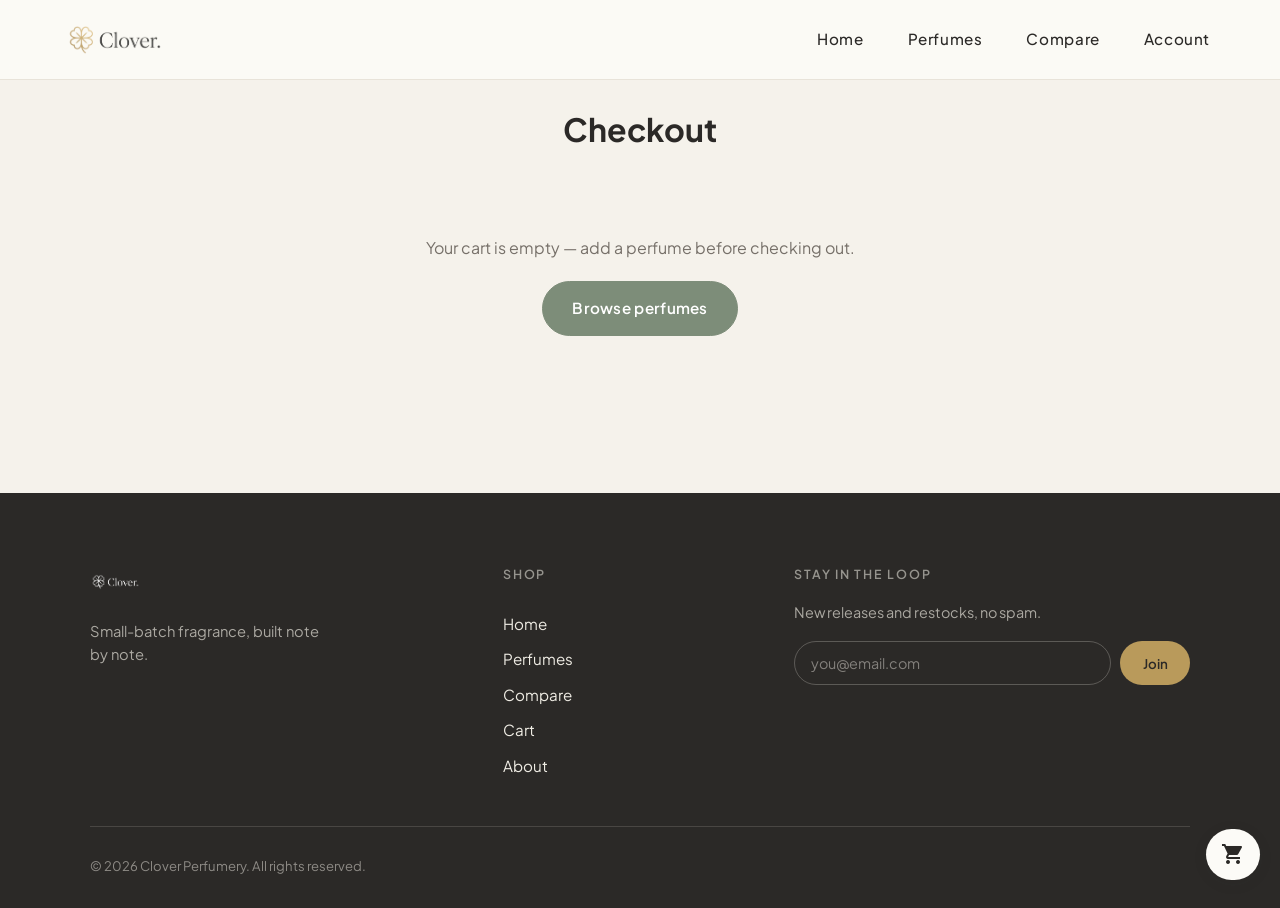
<file: checkout.html>
<!DOCTYPE html>
<html lang="en">
<head>
    <meta charset="UTF-8">
    <meta name="viewport" content="width=device-width, initial-scale=1.0">
    <link rel="stylesheet" href="style.css">
    <link rel="stylesheet" href="stylecheckout.css">
    <link href="https://fonts.googleapis.com/icon?family=Material+Icons" rel="stylesheet">
    <title>Clover - Checkout</title>
</head>
<body>
    <header class="header">
        <div class="left">
            <a href="about.html" class="brand" aria-label="Home">
                <img src="img/clover.png" alt="Clover logo" class="logo">
            </a>
        </div>
        <button class="nav-toggle" id="navToggle" type="button" aria-label="Toggle navigation" aria-expanded="false" aria-controls="siteNav">
            <span class="nav-toggle-bar"></span>
            <span class="nav-toggle-bar"></span>
            <span class="nav-toggle-bar"></span>
        </button>
        <nav class="right" id="siteNav">
            <a href="index.html">Home</a>
            <a href="catalog.html">Perfumes</a>
            <a href="compare.html">Compare</a>
            <a href="account.html">Account</a>
        </nav>
    </header>

    <div class="floating-cart">
        <span id="cart-count" class="cart-badge">0</span>
        <a href="cart.html" class="cart-link"><i class="material-icons">shopping_cart</i></a>
    </div>

    <h1 class="cart-title">Checkout</h1>

    <!-- Shown when the cart has items -->
    <div class="checkout-container" id="checkoutContainer">
        <form class="checkout-grid" id="checkoutForm" novalidate>
            <div class="checkout-form-col">

                <section class="checkout-section">
                    <h2 class="checkout-section-title">Shipping details</h2>

                    <div class="field">
                        <label for="shipName">Full name</label>
                        <input id="shipName" type="text" autocomplete="name" required>
                    </div>
                    <div class="field">
                        <label for="shipEmail">Email</label>
                        <input id="shipEmail" type="email" autocomplete="email" required>
                    </div>
                    <div class="field">
                        <label for="shipAddress">Address</label>
                        <input id="shipAddress" type="text" autocomplete="street-address" required>
                    </div>
                    <div class="field-row">
                        <div class="field">
                            <label for="shipCity">City</label>
                            <input id="shipCity" type="text" autocomplete="address-level2" required>
                        </div>
                        <div class="field">
                            <label for="shipPostal">Postal code</label>
                            <input id="shipPostal" type="text" autocomplete="postal-code" required>
                        </div>
                    </div>
                </section>

                <section class="checkout-section">
                    <h2 class="checkout-section-title">Payment</h2>
                    <p class="checkout-demo-note">
                        <i class="material-icons">info</i>
                        This is a demo store — no real payment is processed and no card details are sent anywhere.
                    </p>

                    <div class="field">
                        <label for="cardName">Name on card</label>
                        <input id="cardName" type="text" autocomplete="cc-name" required>
                    </div>
                    <div class="field">
                        <label for="cardNumber">Card number</label>
                        <input id="cardNumber" type="text" inputmode="numeric" autocomplete="cc-number"
                               placeholder="1234 5678 9012 3456" maxlength="19" required>
                    </div>
                    <div class="field-row">
                        <div class="field">
                            <label for="cardExpiry">Expiry (MM/YY)</label>
                            <input id="cardExpiry" type="text" autocomplete="cc-exp" placeholder="MM/YY" maxlength="5" required>
                        </div>
                        <div class="field">
                            <label for="cardCvv">CVV</label>
                            <input id="cardCvv" type="text" inputmode="numeric" autocomplete="cc-csc" placeholder="123" maxlength="4" required>
                        </div>
                    </div>

                    <div class="checkout-error" id="checkoutError" aria-live="polite"></div>
                </section>
            </div>

            <aside class="checkout-summary-col">
                <div class="checkout-summary">
                    <h2 class="checkout-section-title">Order summary</h2>
                    <div class="summary-items" id="summaryItems"></div>
                    <div class="summary-row summary-subtotal">
                        <span>Subtotal</span>
                        <span id="summarySubtotal"></span>
                    </div>
                    <div class="summary-row summary-shipping">
                        <span>Shipping</span>
                        <span>Free</span>
                    </div>
                    <div class="summary-row summary-total">
                        <span>Total</span>
                        <span id="summaryTotal"></span>
                    </div>
                    <button type="submit" class="btn btn-primary btn-block place-order-btn" id="placeOrderBtn">
                        Place order
                    </button>
                </div>
            </aside>
        </form>
    </div>

    <!-- Shown when the cart is empty -->
    <div class="checkout-empty" id="checkoutEmpty" hidden>
        <p>Your cart is empty — add a perfume before checking out.</p>
        <a href="catalog.html" class="btn btn-primary">Browse perfumes</a>
    </div>

    <!-- Shown after a successful demo order -->
    <div class="checkout-confirmation" id="checkoutConfirmation" hidden>
        <div class="confirmation-mark">✓</div>
        <h2>Order placed</h2>
        <p>Thanks<span id="confirmName"></span> — your order has been confirmed.</p>
        <p class="confirmation-id">Order ID: <span id="confirmOrderId"></span></p>
        <p class="confirmation-total">Total paid: <span id="confirmTotal"></span></p>
        <div class="confirmation-actions">
            <a href="catalog.html" class="btn btn-ghost">Continue shopping</a>
            <a href="account.html" class="btn btn-primary">View account</a>
        </div>
    </div>

    <br><br><br>
    <footer class="footer">
        <div class="footer-top">
            <div class="footer-brand">
                <img src="img/clover.png" alt="Clover logo" class="footer-logo">
                <p>Small-batch fragrance, built note by note.</p>
            </div>

            <nav class="footer-nav">
                <p class="footer-heading">Shop</p>
                <a href="index.html">Home</a>
                <a href="catalog.html">Perfumes</a>
                <a href="compare.html">Compare</a>
                <a href="cart.html">Cart</a>
                <a href="about.html">About</a>
            </nav>

            <form class="footer-signup" id="signupForm">
                <p class="footer-heading">Stay in the loop</p>
                <p class="footer-sub">New releases and restocks, no spam.</p>
                <div class="signup-row">
                    <label for="signupEmail" class="sr-only">Email address</label>
                    <input type="email" id="signupEmail" placeholder="you@email.com" required>
                    <button type="submit">Join</button>
                </div>
                <p class="signup-note" id="signupNote" aria-live="polite"></p>
            </form>
        </div>

        <div class="footer-bottom">
            <span>&copy; 2026 Clover Perfumery. All rights reserved.</span>
        </div>
    </footer>

    <script src="products.js"></script>
    <script src="store.js"></script>
    <script src="checkout.js"></script>
</body>
</html>
</file>
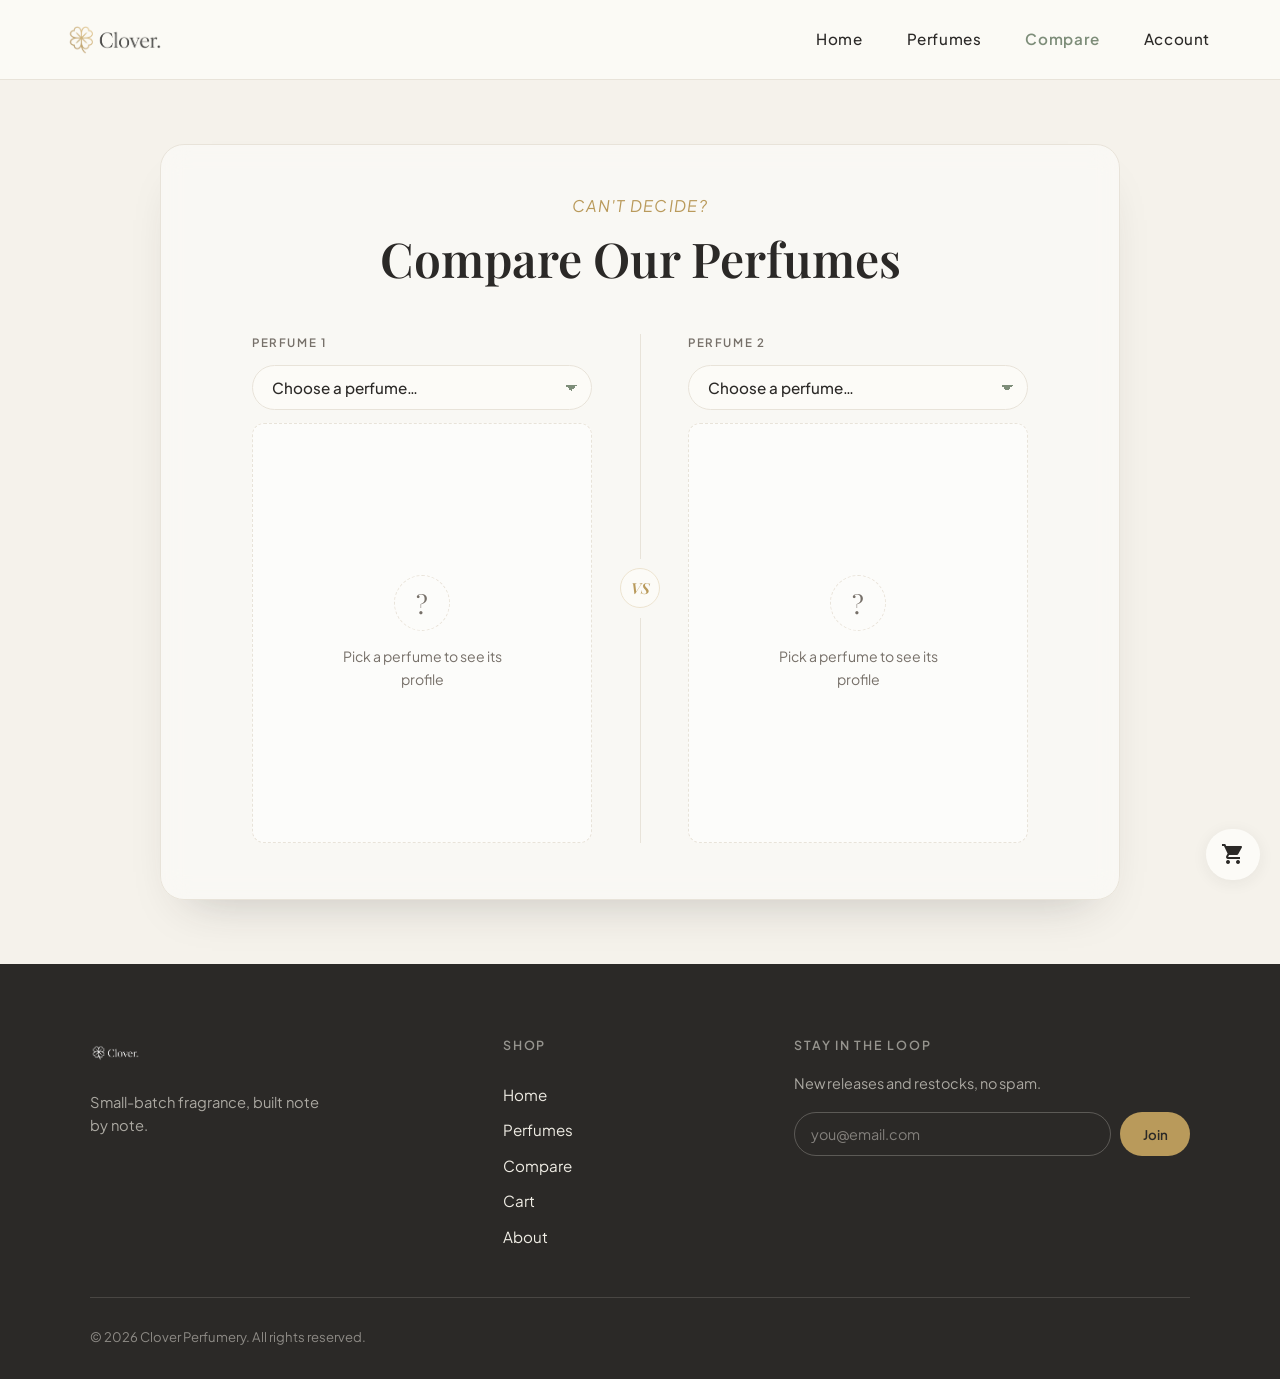
<file: compare.html>
<!DOCTYPE html>
<html lang="en">
<head>
    <meta charset="UTF-8">
    <meta name="viewport" content="width=device-width, initial-scale=1.0">
    <link rel="stylesheet" href="style.css">
    <link rel="stylesheet" href="stylecompare.css">
    <link href="https://fonts.googleapis.com/icon?family=Material+Icons" rel="stylesheet">
    <title>Clover - Compare Perfumes</title>
</head>
<body>
     <header class="header">
        <div class="left">
            <a href="about.html" class="brand" aria-label="Home">
                <img src="img/clover.png" alt="Clover logo" class="logo">
            </a>
        </div>
        <button class="nav-toggle" id="navToggle" type="button" aria-label="Toggle navigation" aria-expanded="false" aria-controls="siteNav">
            <span class="nav-toggle-bar"></span>
            <span class="nav-toggle-bar"></span>
            <span class="nav-toggle-bar"></span>
        </button>
        <nav class="right" id="siteNav">
            <a href="index.html">Home</a>
            <a href="catalog.html">Perfumes</a>
            <a href="compare.html">Compare</a>
            <a href="account.html">Account</a>
        </nav>
    </header>

    <div class="floating-cart">
        <span id="cart-count" class="cart-badge">0</span>
        <a href="cart.html" class="cart-link"><i class="material-icons">shopping_cart</i></a>
    </div>

    <div class="scale">
        <h2 id="title">
            Can't Decide?
        </h2>
        <h1 id="title2">Compare Our Perfumes</h1>

        <div class="choose-section">
            <div class="compare-col">
                <label class="compare-label" for="perfume1Select">Perfume 1</label>
                <select id="perfume1Select" class="compare-select">
                    <option value="">Choose a perfume…</option>
                </select>
                <div class="compare-card" id="card1"></div>
            </div>

            <div class="compare-vs" aria-hidden="true"><span>VS</span></div>

            <div class="compare-col">
                <label class="compare-label" for="perfume2Select">Perfume 2</label>
                <select id="perfume2Select" class="compare-select">
                    <option value="">Choose a perfume…</option>
                </select>
                <div class="compare-card" id="card2"></div>
            </div>
        </div>
    </div>

    <footer class="footer">
        <div class="footer-top">
            <div class="footer-brand">
                <img src="img/clover.png" alt="Clover logo" class="footer-logo">
                <p>Small-batch fragrance, built note by note.</p>
            </div>

            <nav class="footer-nav">
                <p class="footer-heading">Shop</p>
                <a href="index.html">Home</a>
                <a href="catalog.html">Perfumes</a>
                <a href="compare.html">Compare</a>
                <a href="cart.html">Cart</a>
                <a href="about.html">About</a>
            </nav>

            <form class="footer-signup" id="signupForm">
                <p class="footer-heading">Stay in the loop</p>
                <p class="footer-sub">New releases and restocks, no spam.</p>
                <div class="signup-row">
                    <label for="signupEmail" class="sr-only">Email address</label>
                    <input type="email" id="signupEmail" placeholder="you@email.com" required>
                    <button type="submit">Join</button>
                </div>
                <p class="signup-note" id="signupNote" aria-live="polite"></p>
            </form>
        </div>

        <div class="footer-bottom">
            <span>&copy; 2026 Clover Perfumery. All rights reserved.</span>
        </div>
    </footer>

    <script src="products.js"></script>
    <script src="store.js"></script>
    <script src="script.js"></script>
    <script src="compare.js"></script>
</body>
</html>
</file>
<file: style.css>
@import url('https://fonts.googleapis.com/css2?family=Plus+Jakarta+Sans:wght@300;400;500;600&display=swap');
@import url('https://fonts.googleapis.com/css2?family=Playfair+Display:ital,wght@0,400..900;1,400..900&display=swap');

:root {
  --bg-color: #fcfbf7;
  --card-bg: #f5f2eb;
  --sage-accent: #7d8d79;
  --sage-hover: #63725f;
  --text-primary: #2b2927;
  --text-secondary: #767069;
  --border-color: #e8e3d9;

  --gold-accent: #b99a5b;
  --gold-soft: #ece3cf;

  --header-height: 80px;
  --page-side-gap: 5%;
  --logo-scale: 0.85;
  --default-logo-scale: 0.66;
  --header-bg: rgba(252, 251, 247, 0.9);

  --radius-md: 12px;
  --radius-lg: 24px;
  --shadow-soft: 0 24px 48px -28px rgba(43, 41, 39, 0.28);
}

* {
  margin: 0;
  padding: 0;
  box-sizing: border-box;
}

html {
  scroll-behavior: smooth;
  scroll-padding-top: calc(var(--header-height) + 12px);
  overflow-x: hidden;
}

html, body {
  width: 100%;
  max-width: 100%;
  min-height: 100vh;
}

body {
  font-family: 'Plus Jakarta Sans', sans-serif;
  background-color: var(--card-bg);
  color: var(--text-primary);
  line-height: 1.6;
  -webkit-font-smoothing: antialiased;
}

.sr-only {
  position: absolute;
  width: 1px; height: 1px;
  padding: 0; margin: -1px;
  overflow: hidden;
  clip: rect(0,0,0,0);
  white-space: nowrap; border: 0;
}

a:focus-visible,
button:focus-visible,
input:focus-visible {
  outline: 2px solid var(--sage-accent);
  outline-offset: 3px;
}

.btn {
  display: inline-flex;
  align-items: center;
  justify-content: center;
  gap: 0.4rem;
  text-decoration: none;
  font-weight: 600;
  font-size: 0.95rem;
  letter-spacing: 0.02em;
  padding: 0.9rem 1.8rem;
  border-radius: 999px;
  cursor: pointer;
  font-family: inherit;
  transition: background-color 0.25s ease, color 0.25s ease, border-color 0.25s ease, transform 0.25s ease;
}

.btn-primary {
  background-color: var(--sage-accent);
  color: #fff;
  border: 1px solid var(--sage-accent);
}

.btn-primary:hover {
  background-color: var(--sage-hover);
  border-color: var(--sage-hover);
  transform: translateY(-2px);
}

.btn-ghost {
  background-color: transparent;
  color: var(--text-primary);
  border: 1px solid var(--border-color);
}

.btn-ghost:hover {
  border-color: var(--sage-accent);
  color: var(--sage-accent);
}

.btn-small {
  padding: 0.55rem 1.1rem;
  font-size: 0.85rem;
}

.btn-block {
  display: flex;
  width: 100%;
}

.header {
  display: flex;
  justify-content: space-between;
  align-items: center;
  height: var(--header-height);
  padding-inline: var(--page-side-gap);
  background-color: var(--header-bg);
  backdrop-filter: blur(8px);
  -webkit-backdrop-filter: blur(8px);
  border-bottom: 1px solid var(--border-color);
  position: sticky;
  top: 0;
  width: 100%;
  z-index: 100;
  gap: 16px;
}

.left, .right {
  display: flex;
  align-items: center;
  gap: 32px;
}

.header .brand {
  display: inline-flex;
  align-items: center;
  gap: 8px;
  color: var(--sage-accent);
  text-decoration: none;
  padding: 0;
}

.header img,
.header svg {
  display: block;
  height: calc(var(--header-height) * var(--default-logo-scale));
  max-height: 100%;
  width: auto;
}

.header .logo {
  height: calc(var(--header-height) * var(--logo-scale));
  width: auto;
}

.header nav a {
  text-decoration: none;
  color: var(--text-primary);
  font-size: 0.95rem;
  font-weight: 500;
  letter-spacing: 0.04em;
  transition: color 0.25s ease, opacity 0.25s ease;
  display: inline-flex;
  align-items: center;
  gap: 8px;
  padding: 6px;
}

.header nav a:hover {
  color: var(--sage-accent);
}

.header nav a.active {
  color: var(--sage-accent);
  font-weight: 600;
}

.nav-toggle {
  display: none;
  flex-direction: column;
  justify-content: center;
  align-items: center;
  gap: 5px;
  width: 40px;
  height: 40px;
  padding: 0;
  border: none;
  background: transparent;
  cursor: pointer;
  flex-shrink: 0;
}

.nav-toggle-bar {
  display: block;
  width: 22px;
  height: 2px;
  border-radius: 2px;
  background-color: var(--text-primary);
  transition: transform 0.25s ease, opacity 0.2s ease;
}

.nav-toggle[aria-expanded="true"] .nav-toggle-bar:nth-child(1) {
  transform: translateY(7px) rotate(45deg);
}

.nav-toggle[aria-expanded="true"] .nav-toggle-bar:nth-child(2) {
  opacity: 0;
}

.nav-toggle[aria-expanded="true"] .nav-toggle-bar:nth-child(3) {
  transform: translateY(-7px) rotate(-45deg);
}

.cart-link {
  position: relative;
  top : 3px;
  color : var(--text-primary);
}

.cart-badge {
  position: absolute;
  top: 0;
  right: 0;
  transform: translate(20%, -20%);
  display: flex;
  align-items: center;
  justify-content: center;
  min-width: 25px;
  height: 25px;
  padding: 0 4px;
  border-radius: 999px;
  background-color: var(--sage-accent);
  color: #fff;
  font-size: 0.68rem;
  font-weight: 700;
  box-shadow: 0 2px 4px rgba(43, 41, 39, 0.25);
}

.floating-cart {
  z-index : 2;
  position: fixed;
  bottom: 20px;
  right: 20px;
  background-color: var(--bg-color);
  color: #fff;
  padding: 10px 15px;
  border-radius: 999px;
  text-decoration: none;
  font-weight: bold;
  box-shadow: 0 3px 16px rgba(43, 41, 39, 0.068);
  transition: background-color 0.25s ease, transform 0.25s ease;
}

.floating-cart:hover {
  box-shadow: 0 8px 16px rgba(43, 41, 39, 0.3);
  transform: translateY(-2px);
}

.footer {
  background: var(--text-primary);
  color: #efece4;
  margin-top: 0;
  padding: 4.5rem var(--page-side-gap) 2rem;
}

.footer-top {
  display: grid;
  grid-template-columns: 1.2fr 0.8fr 1.3fr;
  gap: 3rem;
  max-width: 1100px;
  margin: 0 auto;
  padding-bottom: 3rem;
  border-bottom: 1px solid rgba(239, 236, 228, 0.15);
}

.footer-logo {
  height: 34px;
  width: auto;
  filter: brightness(0) invert(1);
  margin-bottom: 0.9rem;
}

.footer-brand p {
  color: rgba(239, 236, 228, 0.65);
  font-size: 0.92rem;
  max-width: 240px;
}

.footer-heading {
  font-size: 0.78rem;
  font-weight: 600;
  letter-spacing: 0.14em;
  text-transform: uppercase;
  color: rgba(239, 236, 228, 0.55);
  margin-bottom: 1rem;
}

.footer-nav {
  display: flex;
  flex-direction: column;
  gap: 0.7rem;
}

.footer-nav a {
  color: #efece4;
  text-decoration: none;
  font-size: 0.95rem;
  width: fit-content;
  transition: opacity 0.25s ease;
}

.footer-nav a:hover {
  opacity: 0.7;
}

.footer-sub {
  color: rgba(239, 236, 228, 0.65);
  font-size: 0.9rem;
  margin-bottom: 1.1rem;
}

.signup-row {
  display: flex;
  gap: 0.6rem;
}

.signup-row input {
  flex: 1;
  min-width: 0;
  padding: 0.75rem 1rem;
  border-radius: 999px;
  border: 1px solid rgba(239, 236, 228, 0.25);
  background: transparent;
  color: #efece4;
  font-family: inherit;
  font-size: 0.9rem;
}

.signup-row input::placeholder {
  color: rgba(239, 236, 228, 0.45);
}

.signup-row button {
  padding: 0.75rem 1.4rem;
  border-radius: 999px;
  border: none;
  background: var(--gold-accent);
  color: var(--text-primary);
  font-weight: 600;
  font-family: inherit;
  cursor: pointer;
  transition: background-color 0.25s ease;
  white-space: nowrap;
}

.signup-row button:hover {
  background: #cbb37b;
}

.signup-note {
  margin-top: 0.7rem;
  font-size: 0.85rem;
  color: var(--gold-soft);
  min-height: 1.2em;
}

.footer-bottom {
  max-width: 1100px;
  margin: 1.75rem auto 0;
  font-size: 0.82rem;
  color: rgba(239, 236, 228, 0.5);
}

@media (max-width: 640px) {
  :root {
    --header-height: 60px;
    --page-side-gap: 4%;
  }

  .left {
    gap: 12px;
  }

  .nav-toggle {
    display: flex;
  }

  .header .right {
    position: fixed;
    top: var(--header-height);
    left: 0;
    right: 0;
    z-index: 99;
    flex-direction: column;
    align-items: stretch;
    gap: 0;
    background-color: var(--bg-color);
    border-bottom: 1px solid var(--border-color);
    box-shadow: var(--shadow-soft);
    max-height: 0;
    overflow: hidden;
    opacity: 0;
    padding-inline: var(--page-side-gap);
    transition: max-height 0.3s ease, opacity 0.25s ease, padding-block 0.3s ease;
  }

  .header .right.is-open {
    max-height: 320px;
    opacity: 1;
    padding-block: 8px;
  }

  .header nav a {
    width: 100%;
    font-size: 0.95rem;
    padding: 14px 4px;
    border-bottom: 1px solid var(--border-color);
  }

  .header nav a:last-child {
    border-bottom: none;
  }

  .marquee-group {
    gap: 1.75rem;
    padding-right: 1.75rem;
  }

  .marquee-group img {
    max-width: 2.5rem;
  }

  .hero-title {
    font-size: clamp(2.1rem, 9vw, 3rem);
  }

  .notes {
    margin-top: 4.5rem;
  }

  .pyramid::before {
    display: none;
  }

  .note-card {
    width: 100px;
    padding: 0.85rem 0.5rem;
  }

  .story {
    margin-top: 4.5rem;
    padding: 3.5rem var(--page-side-gap);
  }

  .footer-top {
    grid-template-columns: 1fr;
    gap: 2.5rem;
  }
}

@media (max-width: 860px) and (min-width: 641px) {
  .footer-top {
    grid-template-columns: 1fr 1fr;
  }
  .footer-signup {
    grid-column: span 2;
  }
}
</file>
<file: styleindex.css>
@import url('https://fonts.googleapis.com/css2?family=Plus+Jakarta+Sans:wght@300;400;500;600&display=swap');
@import url('https://fonts.googleapis.com/css2?family=Playfair+Display:ital,wght@0,400..900;1,400..900&display=swap');

:root {
  --bg-color: #fcfbf7;
  --card-bg: #f5f2eb;
  --sage-accent: #7d8d79;
  --sage-hover: #63725f;
  --text-primary: #2b2927;
  --text-secondary: #767069;
  --border-color: #e8e3d9;

  --gold-accent: #b99a5b;
  --gold-soft: #ece3cf;
  --forest-deep: #333f2f;
  --cream-text: #f4f1ea;
  --cream-text-soft: rgba(244, 241, 234, 0.72);

  --header-height: 80px;
  --info-height: 460px;
  --page-side-gap: 5%;
  --logo-scale: 0.85;
  --default-logo-scale: 0.66;
  --header-bg: rgba(252, 251, 247, 0.9);

  --radius-md: 12px;
  --radius-lg: 24px;
  --shadow-soft: 0 24px 48px -28px rgba(43, 41, 39, 0.28);
}

.hero {
  width: 100%;
  max-width: 100vw;
  overflow-x: hidden;
  padding-top: 2rem;
}

.eyebrow {
  display: inline-block;
  font-size: 0.78rem;
  font-weight: 600;
  letter-spacing: 0.22em;
  text-transform: uppercase;
  color: var(--sage-accent);
}

.glass-marquee {
  width: 100%;
  max-width: 100vw;
  overflow: hidden;
  padding: 1.25rem 0;
  background: var(--card-bg);
  backdrop-filter: blur(12px);
  -webkit-backdrop-filter: blur(12px);
  mask-image: linear-gradient(90deg, transparent, black 6%, black 94%, transparent);
  -webkit-mask-image: linear-gradient(90deg, transparent, black 6%, black 94%, transparent);
}

.marquee-track {
  display: flex;
  width: max-content;
  animation: slideRight 22s linear infinite;
}

.marquee-track:hover {
  animation-play-state: paused;
}

.marquee-group {
  display: flex;
  align-items: center;
  gap: 3.5rem;
  padding-right: 3.5rem;
}

.marquee-group img {
  max-width: 4rem;
  height: auto;
  object-fit: contain;
  flex-shrink: 0;
  transition: transform 0.35s ease;
}

.marquee-group img:hover {
  transform: scale(1.15) translateY(-4px);
}

@keyframes slideRight {
  0% {
    transform: translateX(-50%);
  }
  100% {
    transform: translateX(0);
  }
}

.hero-content {
  max-width: 760px;
  margin: 3.5rem auto;
  padding: 0 1.5rem;
  text-align: center;
}

.hero-title {
  margin-top: 0.9rem;
  font-family: 'Playfair Display', serif;
  font-weight: 600;
  font-size: clamp(2.6rem, 6vw, 4.6rem);
  line-height: 1.08;
  color: var(--text-primary);
}

.hero-title em {
  font-style: italic;
  color: var(--sage-accent);
}

.hero-sub {
  margin: 1.5rem auto 0;
  max-width: 520px;
  color: var(--text-secondary);
  font-size: 1.05rem;
}

.home-hero-actions {
  display: flex;
  justify-content: center;
  flex-wrap: wrap;
  gap: 1rem;
  margin-top: 2.25rem;
}

.info {
  display: flex;
  flex-direction: column;
  margin-top: 2rem;
  border-top: 1px solid var(--border-color);
}

.info-intro {
  text-align: center;
  max-width: 560px;
  margin: 4rem auto 3rem;
  padding: 0 1.5rem;
}

.info-heading {
  margin-top: 0.7rem;
  font-family: 'Playfair Display', serif;
  font-weight: 600;
  font-size: clamp(1.9rem, 3.4vw, 2.6rem);
  color: var(--text-primary);
}

.reveal {
  opacity: 0;
  transform: translateY(28px);
  transition: opacity 0.7s ease, transform 0.7s ease;
}

.reveal.in-view {
  opacity: 1;
  transform: translateY(0);
}

@media (prefers-reduced-motion: reduce) {
  .reveal {
    opacity: 1;
    transform: none;
    transition: none;
  }
}

.info-item1,
.info-item2,
.info-item3 {
  position: relative;
  width: 100%;
  height: var(--info-height);
  overflow: hidden;
  border-bottom: 1px solid var(--border-color);
}

.info-row {
  position: relative;
  z-index: 1;
  width: 100%;
  max-width: 1100px;
  height: 100%;
  margin: 0 auto;
  padding: 0 var(--page-side-gap);
  display: flex;
  align-items: center;
  gap: 3.5rem;
}

.info-item2 .info-row {
  justify-content: center;
  text-align: center;
}

.info-item3 .info-row {
  flex-direction: row-reverse;
}

.info-item1 {
  background-color: var(--bg-color);
}

.info-item3 {
  background-color: var(--forest-deep);
  border-bottom-color: rgba(244, 241, 234, 0.12);
}

.info-item3 .info-text h3,
.info-item3 .info-kicker {
  color: var(--cream-text);
}

.info-item3 .info-kicker {
  color: var(--gold-soft);
}

.info-item3 .info-text p {
  color: var(--cream-text-soft);
}

.info-text {
  max-width: 420px;
}

.info-kicker {
  display: block;
  font-family: 'Plus Jakarta Sans', sans-serif;
  font-size: 0.72rem;
  font-weight: 600;
  letter-spacing: 0.18em;
  text-transform: uppercase;
  color: var(--gold-accent);
  margin-bottom: 0.7rem;
}

.info-text h3 {
  font-family: 'Playfair Display', serif;
  font-weight: 600;
  font-size: clamp(1.6rem, 2.6vw, 2.15rem);
  color: var(--text-primary);
  margin-bottom: 0.65rem;
  font-style: italic;
}

.info-text p {
  font-family: 'Plus Jakarta Sans', sans-serif;
  font-weight: 400;
  color: var(--text-secondary);
  font-size: 0.98rem;
}

.info-icon-plate {
  flex-shrink: 0;
  display: flex;
  align-items: center;
  justify-content: center;
  width: clamp(180px, 20vw, 240px);
  height: clamp(180px, 20vw, 240px);
  border-radius: 50%;
  box-shadow: var(--shadow-soft);
}

.info-item1 .info-icon-plate {
  background: var(--card-bg);
}

.info-item3 .info-icon-plate {
  background: var(--cream-text);
  border: 1px solid rgba(244, 241, 234, 0.25);
}

.info-aether,
.info-recycle {
  width: 80%;
  height: auto;
  object-fit: contain;
  transition: transform 0.3s ease;
}

.info-aether {
  transform: rotate(18deg);
}

.info-aether:hover {
  transform: scale(1.3) rotate(25deg);
}

.info-recycle:hover {
  transform: scale(1.15);
}

.info-item2::before {
  content: "";
  position: absolute;
  inset: 0;
  background-image: url('leaf.jpg');
  background-size: cover;
  background-position: center;
  background-repeat: no-repeat;
  transition: transform 0.4s ease;
  z-index: 0;
}

.info-item2:hover::before {
  transform: scale(1.15);
}

.info-item2 .info-text {
  background: rgba(252, 251, 247, 0.82);
  backdrop-filter: blur(6px);
  -webkit-backdrop-filter: blur(6px);
  border: 1px solid rgba(185, 154, 91, 0.35);
  border-radius: var(--radius-lg);
  padding: 1.75rem 2.25rem;
}

.info-divider {
  position: relative;
  height: 0;
  z-index: 2;
}

.info-mark {
  position: absolute;
  top: -15px;
  left: 50%;
  transform: translateX(-50%);
  width: 30px;
  height: 30px;
  display: flex;
  align-items: center;
  justify-content: center;
  background: var(--card-bg);
  border: 1px solid var(--border-color);
  border-radius: 50%;
}

.info-mark::before {
  content: "";
  width: 15px;
  height: 15px;
  background-image: url("data:image/svg+xml,%3Csvg xmlns='http://www.w3.org/2000/svg' viewBox='0 0 32 32'%3E%3Ccircle cx='16' cy='8' r='8' fill='%23b99a5b'/%3E%3Ccircle cx='24' cy='16' r='8' fill='%23b99a5b'/%3E%3Ccircle cx='16' cy='24' r='8' fill='%23b99a5b'/%3E%3Ccircle cx='8' cy='16' r='8' fill='%23b99a5b'/%3E%3C/svg%3E");
  background-size: contain;
  background-repeat: no-repeat;
}

.info-item3 .info-text {
  align-self: left;
  text-align: left;
}
</file>
<file: styleabout.css>
@import url('https://fonts.googleapis.com/css2?family=Plus+Jakarta+Sans:wght@300;400;500;600&display=swap');
@import url('https://fonts.googleapis.com/css2?family=Playfair+Display:ital,wght@0,400..900;1,400..900&display=swap');

:root {
  --bg-color: #fcfbf7;
  --card-bg: #f5f2eb;
  --sage-accent: #7d8d79;
  --sage-hover: #63725f;
  --text-primary: #2b2927;
  --text-secondary: #767069;
  --border-color: #e8e3d9;

  --gold-accent: #b99a5b;
  --gold-soft: #ece3cf;

  --header-height: 80px;
  --page-side-gap: 5%;
  --logo-scale: 0.85;
  --default-logo-scale: 0.66;
  --header-bg: rgba(252, 251, 247, 0.9);

  --radius-md: 12px;
  --radius-lg: 24px;
  --shadow-soft: 0 24px 48px -28px rgba(43, 41, 39, 0.28);
}

.about-section {
  max-width: 800px;
  margin: 2rem auto;
  padding: 0 1rem;
  text-align: center;
}

.about-head{
  font-size: 2rem;
  font-weight: 400;
  font-family: 'Playfair Display', serif;
  color: var(--text-primary);
  margin-bottom: 1rem;
  background: none;
  border: none;
}

.about-section::after {
  content: "";
  display: block;
  height: 2px;
  background-color: var(--border-color);
  margin: 2rem auto;
  width: 50%;
}

.about-head:hover {
  color: var(--gold-accent);
  transition: color 0.5s ease;
  user-select: none;
  scale: 1.05;
}

.about-section p{
  font-style : italic;
}

.about-content p {
  font-size: 1rem;
  color: var(--text-secondary);
  line-height: 1.8;
  margin-bottom: 4rem;
  max-width: 600px;
  margin-left: auto;
  margin-right: auto;
  text-align: center;
  width: 100%;
}

.team-head {
  font-size: 1.5rem;
  font-weight: 600;
  color: var(--text-primary);
  margin : 0 auto;
  text-align: center;
}

.team-img {
  width: 200px;
  height: 200px;
  margin: 0 auto;
  object-fit: cover;
  border-radius: 50%;
  box-shadow: var(--shadow-soft);
}

.team {
  display: flex;
  justify-content: space-around;
}

.team-img:hover {
  transform: scale(1.05);
  transition: transform 0.3s ease;
}

.team-name {
  text-align: center;
  margin-top: 0.5rem;
  font-size: 1rem;
  color: var(--text-primary);
}

.team-role {
  text-align: center;
  font-size: 0.9rem;
  color: var(--text-secondary);
  margin-top: 0.2rem;
  margin-bottom: 3rem;
}
</file>
<file: styleaccount.css>
@import url('https://fonts.googleapis.com/css2?family=Plus+Jakarta+Sans:wght@300;400;500;600&display=swap');
@import url('https://fonts.googleapis.com/css2?family=Playfair+Display:ital,wght@0,400..900;1,400..900&display=swap');

:root {
  --bg-color: #fcfbf7;
  --card-bg: #f5f2eb;
  --sage-accent: #7d8d79;
  --sage-hover: #63725f;
  --text-primary: #2b2927;
  --text-secondary: #767069;
  --border-color: #e8e3d9;

  --gold-accent: #b99a5b;
  --gold-soft: #ece3cf;

  --page-side-gap: 5%;
  --radius-md: 12px;
  --radius-lg: 24px;
  --shadow-soft: 0 24px 48px -28px rgba(43, 41, 39, 0.28);
}

.page {
  max-width: 760px;
  margin: 0 auto;
  padding: 3.5rem var(--page-side-gap) 5rem;
}

.page-head {
  text-align: center;
  margin-bottom: 2.5rem;
}

.page-head h1 {
  font-family: 'Playfair Display', serif;
  font-weight: 600;
  font-style: italic;
  font-size: clamp(2rem, 4vw, 2.6rem);
  color: var(--text-primary);
}

.page-head p {
  margin-top: 0.6rem;
  color: var(--text-secondary);
  font-size: 0.98rem;
}

.auth-tabs {
  display: flex;
  gap: 0.5rem;
  background: var(--card-bg);
  border-radius: 999px;
  padding: 0.3rem;
  max-width: 340px;
  margin: 0 auto 2rem;
}

.auth-tab {
  flex: 1;
  border: none;
  background: transparent;
  padding: 0.65rem 1rem;
  border-radius: 999px;
  font-family: inherit;
  font-weight: 600;
  font-size: 0.88rem;
  color: var(--text-secondary);
  cursor: pointer;
  transition: background-color 0.25s ease, color 0.25s ease;
}

.auth-tab.active {
  background: var(--bg-color);
  color: var(--sage-accent);
  box-shadow: var(--shadow-soft);
}

.auth-form {
  display: none;
  max-width: 380px;
  margin: 0 auto;
  background: var(--card-bg);
  border-radius: var(--radius-lg);
  padding: 2rem;
  box-shadow: var(--shadow-soft);
}

.auth-form.active {
  display: block;
}

.field {
  margin-bottom: 1.1rem;
}

.field label {
  display: block;
  font-size: 0.82rem;
  font-weight: 600;
  color: var(--text-secondary);
  margin-bottom: 0.4rem;
}

.field input {
  width: 100%;
  padding: 0.75rem 1rem;
  border-radius: var(--radius-md);
  border: 1px solid var(--border-color);
  background: var(--bg-color);
  color: var(--text-primary);
  font-family: inherit;
  font-size: 0.95rem;
}

.field input:focus {
  outline: none;
  border-color: var(--sage-accent);
}

.auth-error {
  color: #b3413c;
  font-size: 0.85rem;
  margin-bottom: 0.9rem;
  min-height: 1em;
}

.auth-error:empty {
  display: none;
}

.account-shell {
  display: grid;
  gap: 2.5rem;
  align-items: start;
}

.account-side {
  background: var(--card-bg);
  border-radius: var(--radius-lg);
  padding: 1.5rem;
  box-shadow: var(--shadow-soft);
}

.muted {
  color: var(--text-secondary);
  font-size: 0.88rem;
}

.account-section h2 {
  font-family: 'Playfair Display', serif;
  font-weight: 600;
  font-size: 1.3rem;
  color: var(--text-primary);
  margin-bottom: 1.1rem;
}

.order-row {
  display: flex;
  justify-content: space-between;
  align-items: center;
  gap: 1rem;
  padding: 1rem 1.2rem;
  background: var(--card-bg);
  border-radius: var(--radius-md);
  margin-bottom: 0.7rem;
}

.order-row .oid {
  color: var(--text-secondary);
  font-size: 0.8rem;
  margin-top: 0.2rem;
}

.quiz-container {
  background: var(--bg-color);
  border-radius: var(--radius-lg);
  padding: 2rem;
  width: 100%;
  box-shadow: var(--shadow-soft);
  margin-top: 3rem;
}

.quiz-container h2 {
  font-family: 'Playfair Display', serif;
  font-style: italic;
  font-weight: 700;
  font-size: 2rem;
  color: var(--sage-accent);
  margin-bottom: 1.1rem;
  text-align: center;
}

#answer-buttons {
  display: flex;
  flex-direction: column;
  gap: 0.8rem;
}

#answer-buttons button {
  width: 100%;
  text-align: left;
  padding: 0.9rem 1.2rem;
  border-radius: var(--radius-md);
  border: 1px solid var(--border-color);
  background: var(--card-bg);
  color: var(--text-primary);
  font-family: inherit;
  font-size: 0.95rem;
  cursor: pointer;
  transition: background-color 0.2s ease, border-color 0.2s ease, transform 0.2s ease;
}

#answer-buttons button:hover {
  border-color: var(--sage-accent);
  background: var(--gold-soft);
  transform: translateY(-1px);
}

#answer-buttons button:active {
  transform: translateY(0);
}

.result-row {
  padding: 0.4rem 0;
}

.result-row-top {
  display: flex;
  justify-content: space-between;
  align-items: baseline;
  margin-bottom: 0.4rem;
}

.result-label {
  font-weight: 600;
  color: var(--text-primary);
  text-transform: capitalize;
  font-size: 0.95rem;
}

.result-count {
  color: var(--text-secondary);
  font-size: 0.85rem;
}

.result-bar-track {
  width: 100%;
  height: 8px;
  border-radius: 999px;
  background: var(--card-bg);
  overflow: hidden;
}

.result-bar-fill {
  height: 100%;
  border-radius: 999px;
  background: var(--sage-accent);
  transition: width 0.4s ease;
}

#answer-buttons button.retake-btn {
  width: auto;
  align-self: center;
  text-align: center;
  margin-top: 0.8rem;
}

#answer-buttons button.retake-btn:hover {
  background: transparent;
  border-color: var(--sage-accent);
  color: var(--sage-accent);
  transform: none;
}

@media (max-width: 640px) {
  .account-shell {
    grid-template-columns: 1fr;
  }

  .auth-form {
    padding: 1.5rem;
  }
}
</file>
<file: stylecart.css>
@import url('https://fonts.googleapis.com/css2?family=Plus+Jakarta+Sans:wght@300;400;500;600&display=swap');
@import url('https://fonts.googleapis.com/css2?family=Playfair+Display:ital,wght@0,400..900;1,400..900&display=swap');

:root {
  --bg-color: #fcfbf7;
  --card-bg: #f5f2eb;
  --sage-accent: #7d8d79;
  --sage-hover: #63725f;
  --text-primary: #2b2927;
  --text-secondary: #767069;
  --border-color: #e8e3d9;

  --gold-accent: #b99a5b;
  --gold-soft: #ece3cf;

  --page-side-gap: 5%;
  --radius-md: 12px;
  --radius-lg: 24px;
  --shadow-soft: 0 24px 48px -28px rgba(43, 41, 39, 0.28);
}

.cart-title{
    display:flex;
    justify-self: center;
    color: var(--text-primary);
}


.cart-container{
    display: block;
    max-width: 800px;
    min-width: auto;
    padding: 3rem;
    margin:auto;
}

.checkout-button{
    background-color: var(--sage-accent);
    text-align: center;
    border-radius: var(--radius-md);
    font-size: 1rem;
    border: none;
    padding : 1rem;
    cursor:pointer;
    color: var(--bg-color);
    text-decoration: none;
}

.checkout-button:hover{
    background-color: var(--sage-hover);
    transition: background-color 0.25s ease;

}

.cart-card {
  display: grid;
  grid-template-columns: 100px 1fr auto auto;
  align-items: center;
  gap: 1.5rem;
  padding: 1.2rem;
  background: var(--bg-color);
  border-radius: var(--radius-lg);
  box-shadow: var(--shadow-soft);
  margin-bottom: 1.2rem;
}

.cart-card-image img {
  width: 100px;
  height: 100px;
  object-fit: contain;
  display: block;
}

.cart-card-name {
  font-size: 1.05rem;
  color: var(--text-primary);
  margin-bottom: 0.3rem;
}

.cart-card-notes {
  font-size: 0.8rem;
  color: var(--text-secondary);
  margin-bottom: 0.4rem;
}

.cart-card-price {
  font-size: 0.9rem;
  font-weight: 600;
  color: var(--text-primary);
}

.cart-card-controls {
  display: flex;
  flex-direction: column;
  align-items: center;
  gap: 0.6rem;
}

.qty-stepper {
  display: flex;
  align-items: center;
  gap: 0.6rem;
  border: 1px solid var(--border-color);
  border-radius: 999px;
  padding: 0.3rem 0.6rem;
}

.qty-btn {
  border: none;
  background: transparent;
  font-size: 1rem;
  width: 24px;
  height: 24px;
  cursor: pointer;
  color: var(--sage-accent);
}

.qty-btn:hover {
  color: var(--sage-hover);
}

.qty-value {
  min-width: 1.2rem;
  text-align: center;
  font-weight: 600;
}

.remove-btn {
  border: none;
  background: transparent;
  color: var(--text-secondary);
  font-size: 0.8rem;
  text-decoration: underline;
  cursor: pointer;
}

.remove-btn:hover {
  color: #b3413c;
}

.cart-card-linetotal {
  font-weight: 600;
  font-size: 1rem;
  color: var(--text-primary);
  white-space: nowrap;
}

.cart-empty {
  text-align: center;
  color: var(--text-secondary);
  padding: 3rem 0;
}

@media (max-width: 640px) {
  .cart-card {
    grid-template-columns: 70px 1fr;
    grid-template-areas:
      "image info"
      "controls controls"
      "total total";
  }
  .cart-card-image { grid-area: image; }
  .cart-card-info { grid-area: info; }
  .cart-card-controls {
    grid-area: controls;
    flex-direction: row;
    justify-content: space-between;
    margin-top: 0.6rem;
  }
  .cart-card-linetotal {
    grid-area: total;
    text-align: right;
    margin-top: 0.4rem;
  }
}
</file>
<file: stylecatalog.css>
@import url('https://fonts.googleapis.com/css2?family=Plus+Jakarta+Sans:wght@300;400;500;600&display=swap');
@import url('https://fonts.googleapis.com/css2?family=Playfair+Display:ital,wght@0,400..900;1,400..900&display=swap');

:root {
  --bg-color: #fcfbf7;
  --card-bg: #f5f2eb;
  --sage-accent: #7d8d79;
  --sage-hover: #63725f;
  --text-primary: #2b2927;
  --text-secondary: #767069;
  --border-color: #e8e3d9;

  --gold-accent: #b99a5b;
  --gold-soft: #ece3cf;

  --header-height: 80px;
  --page-side-gap: 5%;
  --logo-scale: 0.85;
  --default-logo-scale: 0.66;
  --header-bg: rgba(252, 251, 247, 0.9);

  --radius-md: 12px;
  --radius-lg: 24px;
  --shadow-soft: 0 24px 48px -28px rgba(43, 41, 39, 0.28);
}

.catalog-layout {
  display: grid;
  gap: 2rem;
  max-width: 1100px;
  margin: 3rem auto;
  padding: 0 var(--page-side-gap);
}

.catalog-products {
  display: grid;
  gap: 2rem;

}

.catalog-card {
  background: var(--card-bg);
  border-radius: var(--radius-lg);
  box-shadow: var(--shadow-soft);
  overflow: hidden;
}

.side-nav-catalog {
  display: flex;
  gap: 0.5rem;
  padding: 1rem;
  max-width: minmax(220px, 280px);
}

.side-nav-toggle {
  padding: 0.5rem 0.75rem;
}

.side-nav-toggle:hover {
  color : var(--sage-accent); 
}

.side-nav-link {
  text-decoration: none;
  color: var(--text-primary);
  font-size: 0.95rem;
  font-weight: 350;
  letter-spacing: 0.04em;
  transition: color 0.25s ease, opacity 0.25s ease;
  display: inline-flex;
  align-items: center;
  margin-left: 0.5rem;
  gap: 8px;
}

.side-nav-sub {
  display: flex;
  flex-direction: column;
  max-width: 100%;
  gap: 0.3rem;
  padding: 1rem;
  margin-left: 1rem;
  margin-top: 1.5px;
}

.side-nav-link:hover {
  color: var(--sage-accent);
}

.product-grid {
  display: grid;
  grid-template-columns: repeat(auto-fit, minmax(220px, 1fr));
  gap: 2rem;
}

.side-nav-list {
  block-size: 100%;
  max-inline-size: 280px;
  padding: 1rem;
  border-radius: var(--radius-lg);
  background: var(--bg-color);
}
.product-card {
  padding: 1rem;
  background: var(--card-bg);
  border-radius: var(--radius-lg);
  box-shadow: var(--shadow-soft);
  transition: transform 0.25s ease, box-shadow 0.25s ease, border-bottom 0.25s ease;
  display: block;
  object-fit: contain;
  border-bottom: 4px solid transparent;
}

.product-card:hover {
  transform: translateY(-4px);
  box-shadow: 0 32px 64px -28px var(--gold-accent);
  border-bottom: 4px solid var(--gold-accent);
   transition: transform 0.25s ease, box-shadow 0.25s ease, border-bottom 0.25s ease;
}

.product-image {
  display: block;
  justify-content: center;
  width: 100%;
  height: 200px;
}

.product-image img {
  display: block;
  justify-content: center;
  width: 100%;
  height: 200px;
  object-fit: contain;
}

.product-name {
  margin-top: 0.9rem;
  font-size: 1.05rem;
  color: var(--text-primary);
}

.product-notes {
  font-size: 0.82rem;
  color: var(--text-secondary);
  margin-top: 0.3rem;
}

.product-match {
  display: inline-flex;
  align-items: center;
  gap: 0.4rem;
  font-size: 0.8rem;
  font-weight: 600;
  color: var(--sage-accent);
  margin-top: 0.6rem;
}

.product-match .match-dot {
  width: 8px;
  height: 8px;
  border-radius: 50%;
  background: var(--sage-accent);
}

.product-match--high {
  color: var(--gold-accent);
}

.product-match--high .match-dot {
  background: var(--gold-accent);
}

.product-match--empty {
  color: var(--text-secondary);
  font-weight: 400;
}

.product-match--empty a {
  color: var(--sage-accent);
  font-weight: 600;
}

.product-price {
  font-weight: 600;
  margin-top: 0.3rem;
  color: var(--text-primary);
}

.add-to-cart-btn {
  margin-top: 0.9rem;
  width: 100%;
}
</file>
<file: stylecheckout.css>
@import url('https://fonts.googleapis.com/css2?family=Plus+Jakarta+Sans:wght@300;400;500;600&display=swap');
@import url('https://fonts.googleapis.com/css2?family=Playfair+Display:ital,wght@0,400..900;1,400..900&display=swap');

:root {
  --bg-color: #fcfbf7;
  --card-bg: #f5f2eb;
  --sage-accent: #7d8d79;
  --sage-hover: #63725f;
  --text-primary: #2b2927;
  --text-secondary: #767069;
  --border-color: #e8e3d9;

  --gold-accent: #b99a5b;
  --gold-soft: #ece3cf;

  --page-side-gap: 5%;
  --radius-md: 12px;
  --radius-lg: 24px;
  --shadow-soft: 0 24px 48px -28px rgba(43, 41, 39, 0.28);
}

.cart-title {
  display: flex;
  justify-content: center;
  color: var(--text-primary);
  margin-top: 1.5rem;
}

.checkout-container {
  max-width: 1100px;
  margin: 2.5rem auto;
  padding: 0 var(--page-side-gap) 2rem;
}

.checkout-grid {
  display: grid;
  grid-template-columns: 1.5fr 1fr;
  gap: 2rem;
  align-items: start;
}

.checkout-form-col {
  display: flex;
  flex-direction: column;
  gap: 1.75rem;
}

.checkout-section {
  background: var(--card-bg);
  border-radius: var(--radius-lg);
  padding: 1.75rem 2rem;
  box-shadow: var(--shadow-soft);
}

.checkout-section-title {
  font-family: 'Playfair Display', serif;
  font-weight: 600;
  font-size: 1.3rem;
  color: var(--text-primary);
  margin-bottom: 1.25rem;
}

.checkout-demo-note {
  display: flex;
  align-items: flex-start;
  gap: 0.5rem;
  font-size: 0.82rem;
  color: var(--text-secondary);
  background: var(--gold-soft);
  border-radius: var(--radius-md);
  padding: 0.75rem 0.9rem;
  margin-bottom: 1.25rem;
}

.checkout-demo-note .material-icons {
  font-size: 1.1rem;
  color: var(--gold-accent);
  flex-shrink: 0;
}

.field {
  margin-bottom: 1.1rem;
}

.field label {
  display: block;
  font-size: 0.82rem;
  font-weight: 600;
  color: var(--text-secondary);
  margin-bottom: 0.4rem;
}

.field input {
  width: 100%;
  padding: 0.75rem 1rem;
  border-radius: var(--radius-md);
  border: 1px solid var(--border-color);
  background: var(--bg-color);
  color: var(--text-primary);
  font-family: inherit;
  font-size: 0.95rem;
}

.field input:focus {
  outline: none;
  border-color: var(--sage-accent);
}

.field-row {
  display: grid;
  grid-template-columns: 1fr 1fr;
  gap: 1rem;
}

.checkout-error {
  color: #b3413c;
  font-size: 0.85rem;
  min-height: 1em;
}

.checkout-error:empty {
  display: none;
}

.checkout-summary-col {
  position: sticky;
  top: calc(var(--header-height, 80px) + 20px);
}

.checkout-summary {
  background: var(--bg-color);
  border: 1px solid var(--border-color);
  border-radius: var(--radius-lg);
  padding: 1.75rem 1.75rem 2rem;
  box-shadow: var(--shadow-soft);
}

.summary-items {
  display: flex;
  flex-direction: column;
  gap: 0.9rem;
  margin-bottom: 1.25rem;
  max-height: 300px;
  overflow-y: auto;
}

.summary-item {
  display: grid;
  grid-template-columns: 48px 1fr auto;
  align-items: center;
  gap: 0.75rem;
}

.summary-item-image img {
  width: 48px;
  height: 48px;
  object-fit: contain;
  display: block;
}

.summary-item-name {
  font-size: 0.9rem;
  color: var(--text-primary);
}

.summary-item-qty {
  font-size: 0.78rem;
  color: var(--text-secondary);
}

.summary-item-total {
  font-size: 0.88rem;
  font-weight: 600;
  color: var(--text-primary);
  white-space: nowrap;
}

.summary-row {
  display: flex;
  justify-content: space-between;
  font-size: 0.92rem;
  color: var(--text-secondary);
  padding: 0.5rem 0;
  border-top: 1px solid var(--border-color);
}

.summary-total {
  font-size: 1.1rem;
  font-weight: 700;
  color: var(--text-primary);
  border-top: 1px solid var(--border-color);
  margin-top: 0.2rem;
  padding-top: 0.9rem;
}

.place-order-btn {
  margin-top: 1.25rem;
}

.place-order-btn[disabled] {
  opacity: 0.7;
  cursor: not-allowed;
}

.checkout-empty {
  max-width: 500px;
  margin: 5rem auto;
  text-align: center;
  color: var(--text-secondary);
  display: flex;
  flex-direction: column;
  align-items: center;
  gap: 1.25rem;
  padding: 0 1.5rem;
}

.checkout-confirmation {
  max-width: 480px;
  margin: 4rem auto;
  text-align: center;
  background: var(--card-bg);
  border-radius: var(--radius-lg);
  box-shadow: var(--shadow-soft);
  padding: 3rem 2rem;
}

.confirmation-mark {
  width: 64px;
  height: 64px;
  margin: 0 auto 1.25rem;
  border-radius: 50%;
  background: var(--sage-accent);
  color: #fff;
  font-size: 1.8rem;
  display: flex;
  align-items: center;
  justify-content: center;
}

.checkout-confirmation h2 {
  font-family: 'Playfair Display', serif;
  font-weight: 600;
  font-style: italic;
  font-size: 1.8rem;
  color: var(--text-primary);
  margin-bottom: 0.6rem;
}

.checkout-confirmation p {
  color: var(--text-secondary);
  font-size: 0.95rem;
  margin-bottom: 0.3rem;
}

.confirmation-id,
.confirmation-total {
  color: var(--text-primary) !important;
  font-weight: 600;
}

.confirmation-actions {
  display: flex;
  justify-content: center;
  gap: 1rem;
  margin-top: 1.75rem;
}

@media (max-width: 800px) {
  .checkout-grid {
    grid-template-columns: 1fr;
  }
  .checkout-summary-col {
    position: static;
  }
  .field-row {
    grid-template-columns: 1fr;
  }
}
</file>
<file: stylecompare.css>
.scale {
    background-color: rgba(255, 255, 255, 0.45);
    backdrop-filter: blur(14px);
    -webkit-backdrop-filter: blur(14px);
    border: 1px solid var(--border-color);
    border-radius: var(--radius-lg);
    box-shadow: var(--shadow-soft);
    max-width: 960px;
    margin: 4rem auto;
    padding: 3rem 2rem 3.5rem;
    text-align: center;
}

#title {
    font-family: 'Plus Jakarta Sans', serif;
    text-align: center;
    font-style: italic;
    font-weight: 400;
    font-size: 1rem;
    letter-spacing: 0.08em;
    text-transform: uppercase;
    color: var(--gold-accent);
    margin-bottom: 0.75rem;
}

#title2 {
    font-family: 'Playfair Display', serif;
    text-align: center;
    font-weight: 600;
    font-size: clamp(2rem, 5vw, 3rem);
    color: var(--text-primary);
    line-height: 1.15;
}

.choose-section {
    display: flex;
    align-items: flex-start;
    justify-content: center;
    gap: 1.75rem;
    margin-top: 3rem;
}

.compare-col {
    flex: 1 1 300px;
    max-width: 340px;
    display: flex;
    flex-direction: column;
    gap: 0.8rem;
}

.compare-label {
    font-family: 'Plus Jakarta Sans', sans-serif;
    font-size: 0.72rem;
    font-weight: 600;
    letter-spacing: 0.14em;
    text-transform: uppercase;
    color: var(--text-secondary);
    text-align: left;
}

.compare-select {
    appearance: none;
    -webkit-appearance: none;
    font-family: inherit;
    font-size: 0.95rem;
    font-weight: 500;
    color: var(--text-primary);
    background-color: var(--bg-color);
    border: 1px solid var(--border-color);
    border-radius: 999px;
    padding: 0.75rem 2.6rem 0.75rem 1.2rem;
    cursor: pointer;
    background-image: linear-gradient(45deg, transparent 50%, var(--sage-accent) 50%),
                       linear-gradient(135deg, var(--sage-accent) 50%, transparent 50%);
    background-position: calc(100% - 20px) center, calc(100% - 14px) center;
    background-size: 6px 6px, 6px 6px;
    background-repeat: no-repeat;
    transition: border-color 0.25s ease;
}

.compare-select:hover {
    border-color: var(--sage-accent);
}

.compare-select:focus-visible {
    outline: 2px solid var(--sage-accent);
    outline-offset: 2px;
}

.compare-vs {
    display: flex;
    flex-direction: column;
    align-items: center;
    align-self: stretch;
    width: 2.5rem;
    gap: 0.6rem;
}

.compare-vs::before,
.compare-vs::after {
    content: "";
    flex: 1;
    width: 1px;
    background: var(--border-color);
}

.compare-vs span {
    flex: none;
    font-family: 'Playfair Display', serif;
    font-style: italic;
    font-weight: 600;
    font-size: 0.95rem;
    color: var(--gold-accent);
    background: var(--bg-color);
    border: 1px solid var(--gold-soft);
    width: 2.5rem;
    height: 2.5rem;
    border-radius: 50%;
    display: flex;
    align-items: center;
    justify-content: center;
}

.compare-card {
    position: relative;
    min-height: 420px;
    border-radius: var(--radius-md);
    border: 1px dashed var(--border-color);
    background-color: rgba(255, 255, 255, 0.5);
    display: flex;
    align-items: center;
    justify-content: center;
    padding: 1.75rem 1.25rem;
    transition: border-color 0.3s ease, box-shadow 0.3s ease, background-color 0.3s ease;
}

.compare-placeholder {
    color: var(--text-secondary);
}

.placeholder-mark {
    display: flex;
    align-items: center;
    justify-content: center;
    width: 56px;
    height: 56px;
    margin: 0 auto 0.9rem;
    border-radius: 50%;
    border: 1px dashed var(--border-color);
    font-family: 'Playfair Display', serif;
    font-size: 1.6rem;
    color: var(--text-secondary);
}

.compare-placeholder p {
    font-size: 0.88rem;
    max-width: 20ch;
    margin: 0 auto;
}

.compare-card--filled {
    border-style: solid;
    background-color: var(--bg-color);
    align-items: stretch;
    text-align: center;
    animation: compare-fade-in 0.35s ease;
}

@media (prefers-reduced-motion: reduce) {
    .compare-card--filled {
        animation: none;
    }
}

@keyframes compare-fade-in {
    from { opacity: 0; transform: translateY(6px); }
    to { opacity: 1; transform: translateY(0); }
}

.compare-filled {
    display: flex;
    flex-direction: column;
    width: 100%;
}

.compare-image {
    width: 128px;
    height: 128px;
    margin: 0 auto 1rem;
    display: flex;
    align-items: center;
    justify-content: center;
}

.compare-image img {
    max-width: 100%;
    max-height: 100%;
    object-fit: contain;
}

.compare-name {
    font-family: 'Playfair Display', serif;
    font-weight: 600;
    font-size: 1.35rem;
    color: var(--text-primary);
}

.compare-notes {
    font-size: 0.8rem;
    color: var(--text-secondary);
    margin-top: 0.35rem;
}

.compare-price {
    font-size: 0.85rem;
    font-weight: 600;
    color: var(--sage-hover);
    margin-top: 0.4rem;
}

.axis-list {
    display: flex;
    flex-direction: column;
    gap: 0.55rem;
    margin-top: 1.4rem;
    text-align: left;
}

.axis-row-top {
    display: flex;
    justify-content: space-between;
    font-size: 0.72rem;
    margin-bottom: 0.25rem;
}

.axis-label {
    text-transform: capitalize;
    font-weight: 600;
    color: var(--text-primary);
}

.axis-value {
    color: var(--text-secondary);
}

.axis-track {
    height: 6px;
    border-radius: 999px;
    background: var(--border-color);
    overflow: hidden;
}

.axis-fill {
    height: 100%;
    border-radius: 999px;
    background: var(--sage-accent);
}

.compare-match {
    margin-top: 1.4rem;
    padding-top: 1.1rem;
    border-top: 1px solid var(--border-color);
    display: flex;
    flex-direction: column;
    align-items: center;
    gap: 0.15rem;
}

.match-pct {
    font-family: 'Playfair Display', serif;
    font-weight: 700;
    font-size: 1.7rem;
    color: var(--gold-accent);
}

.match-label {
    font-size: 0.72rem;
    letter-spacing: 0.08em;
    text-transform: uppercase;
    color: var(--text-secondary);
}

.compare-match--empty {
    font-size: 0.85rem;
    color: var(--text-secondary);
}

.compare-match--empty a {
    color: var(--sage-accent);
    font-weight: 600;
    text-decoration: underline;
}

.compare-card--winner {
    border-color: var(--gold-accent);
    box-shadow: 0 20px 40px -24px rgba(185, 154, 91, 0.45);
}

.compare-card--winner::before {
    content: "Better match";
    position: absolute;
    top: -13px;
    left: 50%;
    transform: translateX(-50%);
    background: var(--gold-accent);
    color: #fff;
    font-size: 0.68rem;
    font-weight: 700;
    letter-spacing: 0.06em;
    text-transform: uppercase;
    padding: 0.35rem 0.9rem;
    border-radius: 999px;
    box-shadow: var(--shadow-soft);
    white-space: nowrap;
}

.compare-card--winner .match-pct {
    color: var(--sage-hover);
}

@media (max-width: 720px) {
    .choose-section {
        flex-direction: column;
        align-items: center;
    }

    .compare-col {
        width: 100%;
        max-width: 360px;
    }

    .compare-vs {
        flex-direction: row;
        align-self: auto;
        width: 100%;
        max-width: 360px;
        margin: 0.25rem 0;
    }

    .compare-vs::before,
    .compare-vs::after {
        width: auto;
        height: 1px;
    }
}
</file>
